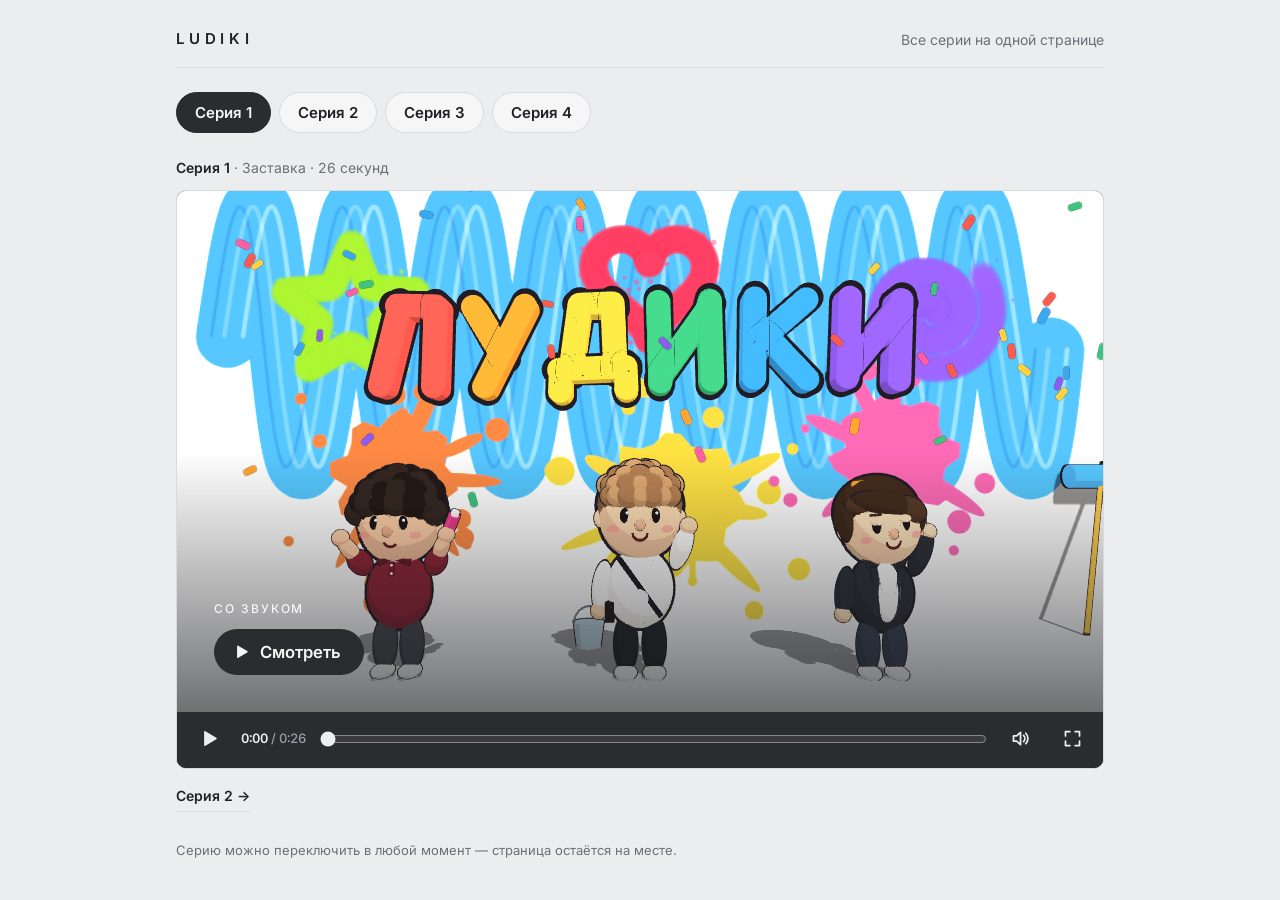
<file: index.html>
<!doctype html>
<html lang="ru">
<head>
<meta charset="utf-8">
<meta name="viewport" content="width=device-width,initial-scale=1,viewport-fit=cover">
<meta name="description" content="LUDIKI — все серии мультфильма в одном месте: переключайтесь между сериями, не покидая страницу.">
<meta name="theme-color" content="#ECEDEF" media="(prefers-color-scheme: light)">
<meta name="theme-color" content="#151618" media="(prefers-color-scheme: dark)">
<meta property="og:title" content="LUDIKI — все серии">
<meta property="og:description" content="Мультфильм ЛУДИКИ: серии 1–4 на одной странице.">
<link rel="icon" href="data:image/svg+xml,%3Csvg xmlns='http://www.w3.org/2000/svg' viewBox='0 0 64 64'%3E%3Crect width='64' height='64' rx='14' fill='%232A2C30'/%3E%3Cpath d='M24 18v28l22-14z' fill='%23F6F6F7'/%3E%3C/svg%3E">
<title>LUDIKI — все серии</title>
<link rel="preconnect" href="https://fonts.googleapis.com">
<link rel="preconnect" href="https://fonts.gstatic.com" crossorigin>
<link rel="stylesheet" href="https://fonts.googleapis.com/css2?family=Inter:wght@400;500;600&display=swap" media="print" onload="this.media='all'">
<noscript><link rel="stylesheet" href="https://fonts.googleapis.com/css2?family=Inter:wght@400;500;600&display=swap"></noscript>
<style>
html{color-scheme:light}
body{margin:0}
/* Minimal grey page: small wordmark, one 16:9 player, one line of footer */
:root{
  --bg:#ECEDEF; --surface:#F6F6F7; --fg:#1F2124; --muted:#6B6F76; --line:#D8DADE;
  --chrome:#2A2C30; --chrome-fg:#EDEEF0; --chrome-muted:#9A9EA6; --chrome-hover:#3A3D42;
  --btn:#2A2C30; --btn-fg:#F6F6F7; --scrim:rgba(24,25,28,.62); --stage-bg:#FFFFFF;
  --font:"Inter","Segoe UI",system-ui,-apple-system,"Helvetica Neue",Arial,sans-serif;
}
@media (prefers-color-scheme: dark){
  :root:not([data-theme="light"]){ --bg:#151618; --surface:#1D1E21; --fg:#E9EAEC; --muted:#8E929A; --line:#2B2D31; --chrome:#202225; --chrome-hover:#2E3034; --btn:#E9EAEC; --btn-fg:#1A1B1E; color-scheme:dark; }
}
:root[data-theme="dark"]{ --bg:#151618; --surface:#1D1E21; --fg:#E9EAEC; --muted:#8E929A; --line:#2B2D31; --chrome:#202225; --chrome-hover:#2E3034; --btn:#E9EAEC; --btn-fg:#1A1B1E; color-scheme:dark; }
*{box-sizing:border-box}
[hidden]{display:none!important}
body{background:var(--bg);color:var(--fg);font-family:var(--font);font-size:16px;line-height:1.5}
.page{max-width:960px;margin:0 auto;padding-left:max(16px,env(safe-area-inset-left,0px));padding-right:max(16px,env(safe-area-inset-right,0px));padding-block:28px 40px;display:flex;flex-direction:column;gap:24px;min-height:100vh}
.top{display:flex;align-items:baseline;justify-content:space-between;gap:8px 24px;flex-wrap:wrap;padding-bottom:16px;border-bottom:1px solid var(--line)}
.brand{margin:0;font-weight:600;font-size:15px;letter-spacing:.32em;text-transform:uppercase}
.sub{margin:0;font-size:14px;color:var(--muted)}
.sub a{color:var(--fg);font-weight:600;text-decoration:none;border-bottom:1px solid var(--line)}
.sub a:hover{border-color:var(--fg)}
.player{border-radius:10px;overflow:hidden;background:var(--chrome);border:1px solid var(--line)}
.stage{position:relative;width:100%;max-width:100%;aspect-ratio:16/9;overflow:hidden;background:var(--stage-bg);container-type:inline-size;cursor:pointer;user-select:none;-webkit-user-select:none}
.stage canvas{position:absolute;inset:0;width:100%;height:100%;display:block}
.player:fullscreen{display:flex;flex-direction:column;justify-content:center;border-radius:0;border:0;background:#000}
.player:fullscreen .stage{width:min(100vw,calc((100vh - 60px) * 16 / 9));margin-inline:auto}
.poster{position:absolute;inset:0;display:flex;flex-direction:column;justify-content:flex-end;align-items:flex-start;gap:1.2cqw;padding:4cqw;background:linear-gradient(180deg,rgba(24,25,28,0) 50%,var(--scrim) 100%);color:#fff;cursor:default}
.poster p{margin:0}
.poster .ep{font-weight:500;letter-spacing:.16em;text-transform:uppercase;font-size:clamp(10px,1.3cqw,14px);opacity:.9}
.bigplay{display:inline-flex;align-items:center;gap:.6em;border:0;border-radius:999px;background:var(--btn);color:var(--btn-fg);font:600 clamp(14px,1.8cqw,19px)/1 var(--font);padding:.85em 1.4em .85em 1.1em;cursor:pointer}
.bigplay svg{width:1.05em;height:1.05em;fill:currentColor}
.bigplay:hover{opacity:.9}
.bigplay:focus-visible{outline:2px solid #fff;outline-offset:3px}
.fail{position:absolute;inset:0;display:grid;place-content:center;padding:24px;text-align:center;background:var(--chrome);color:var(--chrome-fg);font-weight:500}
.controls{display:flex;align-items:center;gap:10px 14px;padding:8px 12px 10px;color:var(--chrome-fg);background:var(--chrome)}
.ctl{flex:none;display:grid;place-items:center;width:38px;height:38px;border:0;border-radius:8px;background:transparent;color:var(--chrome-fg);cursor:pointer}
.ctl svg{width:21px;height:21px;fill:currentColor}
.ctl:hover{background:var(--chrome-hover)}
.ctl:focus-visible{outline:2px solid var(--chrome-fg);outline-offset:1px}
.time{flex:none;font-variant-numeric:tabular-nums;font-weight:500;font-size:13px;color:var(--chrome-muted);min-width:7.6ch}
.time b{color:var(--chrome-fg);font-weight:600}
.scrub{position:relative;flex:1;min-width:0;height:38px;display:flex;align-items:center}
.scrub input{width:100%;margin:0;accent-color:var(--chrome-fg);cursor:pointer}
.ticks{display:none}
.foot{margin:auto 0 0;font-size:13px;color:var(--muted)}
@media (hover:none){ .foot{display:none} }
@media (max-width:520px){ .controls{flex-wrap:wrap;padding:6px 8px 8px} .scrub{order:-1;flex-basis:100%} .time{margin-right:auto} .player{border-radius:8px} }


.top{align-items:center}
.tabs{display:flex;flex-wrap:wrap;gap:8px}
.tab{appearance:none;border:1px solid var(--line);background:var(--surface);color:var(--fg);font:600 15px/1 var(--font);padding:12px 18px;border-radius:999px;cursor:pointer;display:inline-flex;align-items:baseline;gap:8px;transition:background .15s,color .15s,border-color .15s}
.tab small{font-weight:500;font-size:12px;color:var(--muted)}
.tab:hover{border-color:var(--muted)}
.tab:focus-visible{outline:2px solid var(--fg);outline-offset:2px}
.tab[aria-selected="true"]{background:var(--btn);color:var(--btn-fg);border-color:var(--btn)}
.tab[aria-selected="true"] small{color:inherit;opacity:.7}
.view{display:flex;flex-direction:column;gap:12px}
.meta{margin:0;font-size:14px;color:var(--muted)}
.meta b{color:var(--fg);font-weight:600}
#frame{display:block;width:100%;border:0;background:transparent;color-scheme:normal}
.nav{display:flex;justify-content:space-between;gap:12px;flex-wrap:wrap}
.nav button{appearance:none;border:0;background:none;color:var(--fg);font:600 14px/1 var(--font);padding:8px 0;cursor:pointer;border-bottom:1px solid var(--line)}
.nav button:hover{border-color:var(--fg)}
.nav button[hidden]{display:none}
@media (max-width:520px){ .tabs{gap:6px} .tab{padding:11px 12px;font-size:14px} .tab small{display:none} }
</style>
</head>
<body>
<div class="page">
  <header class="top">
    <h1 class="brand">Ludiki</h1>
    <p class="sub" id="sub">Все серии на одной странице</p>
  </header>

  <nav class="tabs" role="tablist" aria-label="Серии"><button class="tab" role="tab" id="tab1" data-ep="1" aria-selected="false" aria-controls="view"><span>Серия 1</span></button><button class="tab" role="tab" id="tab2" data-ep="2" aria-selected="false" aria-controls="view"><span>Серия 2</span></button><button class="tab" role="tab" id="tab3" data-ep="3" aria-selected="false" aria-controls="view"><span>Серия 3</span></button><button class="tab" role="tab" id="tab4" data-ep="4" aria-selected="false" aria-controls="view"><span>Серия 4</span></button></nav>

  <section class="view" id="view" role="tabpanel">
    <p class="meta" id="meta"></p>
    <iframe id="frame" title="Плеер LUDIKI" allow="fullscreen; autoplay" allowfullscreen scrolling="no"></iframe>
    <div class="nav"><button type="button" id="prev" hidden></button><button type="button" id="next" hidden></button></div>
  </section>

  <p class="foot">Серию можно переключить в любой момент — страница остаётся на месте.</p>
</div>
<script>
(function(){
var EPS=[{"n": 1, "name": "Заставка", "dur": "26 секунд", "src": "ep1.html"}, {"n": 2, "name": "«Экспресс»", "dur": "34 секунды", "src": "ep2.html"}, {"n": 3, "name": "", "dur": "2 минуты 7 секунд", "src": "ep3.html"}, {"n": 4, "name": "", "dur": "1 минута 33 секунды", "src": "ep4.html"}];
var frame=document.getElementById('frame'), meta=document.getElementById('meta'), prev=document.getElementById('prev'), next=document.getElementById('next');
var cur=0;
function ratioH(){ return Math.round(frame.getBoundingClientRect().width*9/16)+58; }
function fromHash(){ var m=/^#?ep(\d+)$/.exec(location.hash); var n=m?+m[1]:1; return EPS.some(function(e){return e.n===n})?n:1; }
function show(n,push){
  var e=EPS.filter(function(x){return x.n===n})[0]; if(!e) return;
  cur=n;
  EPS.forEach(function(x){ var t=document.getElementById('tab'+x.n); t.setAttribute('aria-selected',x.n===n); t.tabIndex=x.n===n?0:-1; });
  meta.innerHTML='<b>Серия '+n+'</b>'+(e.name?' · '+e.name:'')+' · '+e.dur;
  document.title='LUDIKI — серия '+n;
  frame.style.height=ratioH()+'px';
  frame.src=e.src+'?embed';
  var p=EPS.filter(function(x){return x.n===n-1})[0], q=EPS.filter(function(x){return x.n===n+1})[0];
  prev.hidden=!p; next.hidden=!q;
  if(p) prev.textContent='← Серия '+p.n; if(q) next.textContent='Серия '+q.n+' →';
  if(push!==false){ try{ history.replaceState(null,'','#ep'+n); }catch(_){ location.hash='ep'+n; } }
}
EPS.forEach(function(x){ document.getElementById('tab'+x.n).addEventListener('click',function(){ if(cur!==x.n) show(x.n); }); });
document.querySelector('.tabs').addEventListener('keydown',function(ev){
  if(ev.key!=='ArrowRight'&&ev.key!=='ArrowLeft') return;
  var n=cur+(ev.key==='ArrowRight'?1:-1); if(n<1||n>EPS.length) return;
  show(n); document.getElementById('tab'+n).focus(); ev.preventDefault();
});
prev.addEventListener('click',function(){ show(cur-1); window.scrollTo({top:0,behavior:'smooth'}); });
next.addEventListener('click',function(){ show(cur+1); window.scrollTo({top:0,behavior:'smooth'}); });
window.addEventListener('message',function(ev){
  if(ev.source!==frame.contentWindow||!ev.data) return;
  if(ev.data.ludiki==='height'&&ev.data.h) frame.style.height=ev.data.h+'px';
});
window.addEventListener('hashchange',function(){ var n=fromHash(); if(n!==cur) show(n,false); });
window.addEventListener('resize',function(){ if(!frame.dataset.h) frame.style.minHeight=''; });
show(fromHash(),false);
})();
</script>
</body>
</html>
</file>
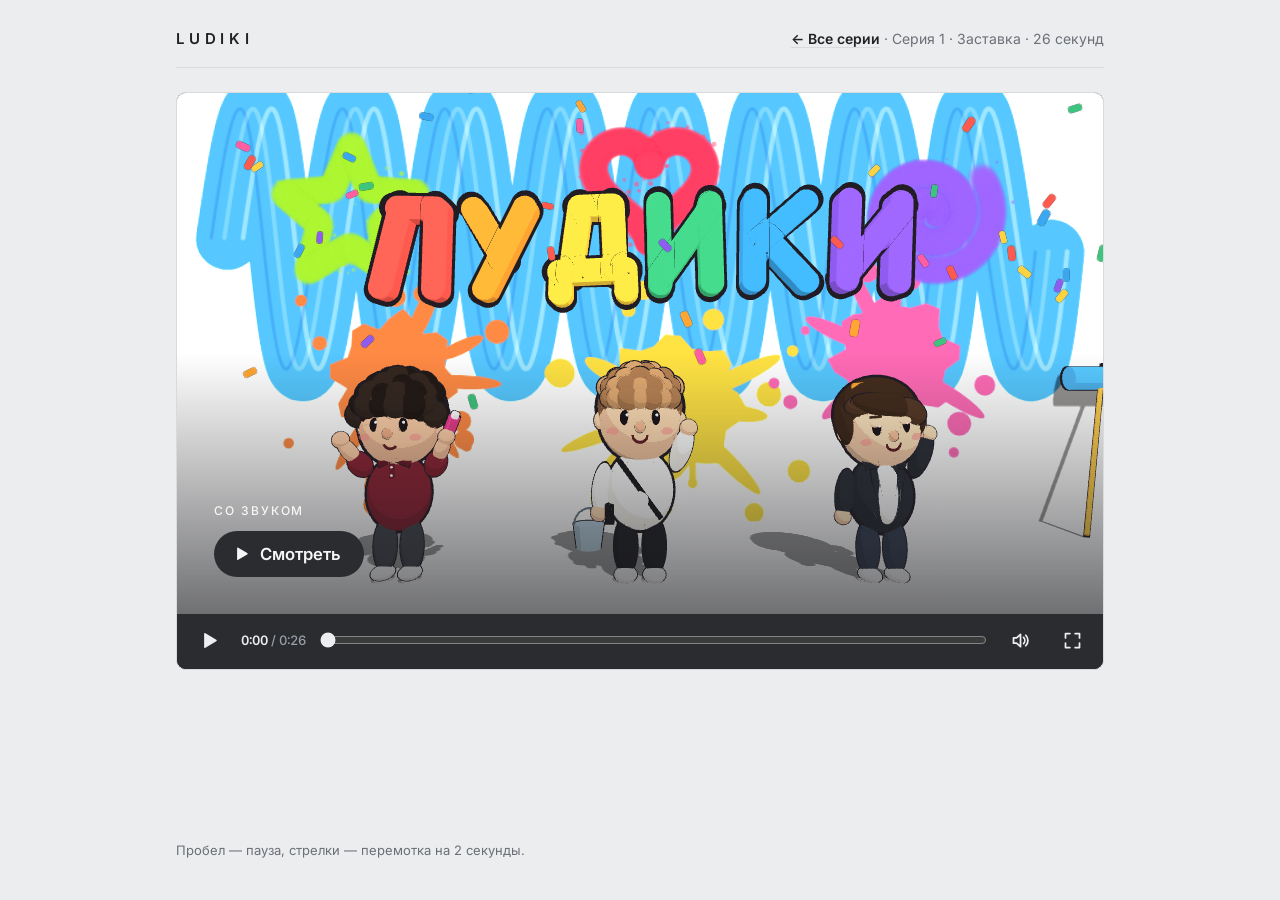
<file: ep1.html>
<!doctype html>
<html lang="ru">
<head>
<meta charset="utf-8">
<meta name="viewport" content="width=device-width,initial-scale=1,viewport-fit=cover">
<meta name="description" content="LUDIKI — анимированная заставка со звуком, 26 секунд.">
<meta name="theme-color" content="#ECEDEF" media="(prefers-color-scheme: light)">
<meta name="theme-color" content="#151618" media="(prefers-color-scheme: dark)">
<meta property="og:title" content="LUDIKI">
<meta property="og:description" content="Анимированная заставка со звуком, 26 секунд.">
<link rel="icon" href="data:image/svg+xml,%3Csvg xmlns='http://www.w3.org/2000/svg' viewBox='0 0 64 64'%3E%3Crect width='64' height='64' rx='14' fill='%232A2C30'/%3E%3Cpath d='M24 18v28l22-14z' fill='%23F6F6F7'/%3E%3C/svg%3E">
<title>LUDIKI</title>
<link rel="preconnect" href="https://fonts.googleapis.com">
<link rel="preconnect" href="https://fonts.gstatic.com" crossorigin>
<link rel="stylesheet" href="https://fonts.googleapis.com/css2?family=Inter:wght@400;500;600&display=swap" media="print" onload="this.media='all'">
<noscript><link rel="stylesheet" href="https://fonts.googleapis.com/css2?family=Inter:wght@400;500;600&display=swap"></noscript>
<style>
html{color-scheme:light}
body{margin:0}
/* Minimal grey page: small wordmark, one 16:9 player, one line of footer */
:root{
  --bg:#ECEDEF; --surface:#F6F6F7; --fg:#1F2124; --muted:#6B6F76; --line:#D8DADE;
  --chrome:#2A2C30; --chrome-fg:#EDEEF0; --chrome-muted:#9A9EA6; --chrome-hover:#3A3D42;
  --btn:#2A2C30; --btn-fg:#F6F6F7; --scrim:rgba(24,25,28,.62); --stage-bg:#FFFFFF;
  --font:"Inter","Segoe UI",system-ui,-apple-system,"Helvetica Neue",Arial,sans-serif;
}
@media (prefers-color-scheme: dark){
  :root:not([data-theme="light"]){ --bg:#151618; --surface:#1D1E21; --fg:#E9EAEC; --muted:#8E929A; --line:#2B2D31; --chrome:#202225; --chrome-hover:#2E3034; --btn:#E9EAEC; --btn-fg:#1A1B1E; color-scheme:dark; }
}
:root[data-theme="dark"]{ --bg:#151618; --surface:#1D1E21; --fg:#E9EAEC; --muted:#8E929A; --line:#2B2D31; --chrome:#202225; --chrome-hover:#2E3034; --btn:#E9EAEC; --btn-fg:#1A1B1E; color-scheme:dark; }
*{box-sizing:border-box}
[hidden]{display:none!important}
body{background:var(--bg);color:var(--fg);font-family:var(--font);font-size:16px;line-height:1.5}
.page{max-width:960px;margin:0 auto;padding-left:max(16px,env(safe-area-inset-left,0px));padding-right:max(16px,env(safe-area-inset-right,0px));padding-block:28px 40px;display:flex;flex-direction:column;gap:24px;min-height:100vh}
.top{display:flex;align-items:baseline;justify-content:space-between;gap:8px 24px;flex-wrap:wrap;padding-bottom:16px;border-bottom:1px solid var(--line)}
.brand{margin:0;font-weight:600;font-size:15px;letter-spacing:.32em;text-transform:uppercase}
.sub{margin:0;font-size:14px;color:var(--muted)}
.sub a{color:var(--fg);font-weight:600;text-decoration:none;border-bottom:1px solid var(--line)}
.sub a:hover{border-color:var(--fg)}
.player{border-radius:10px;overflow:hidden;background:var(--chrome);border:1px solid var(--line)}
.stage{position:relative;width:100%;max-width:100%;aspect-ratio:16/9;overflow:hidden;background:var(--stage-bg);container-type:inline-size;cursor:pointer;user-select:none;-webkit-user-select:none}
.stage canvas{position:absolute;inset:0;width:100%;height:100%;display:block}
.player:fullscreen{display:flex;flex-direction:column;justify-content:center;border-radius:0;border:0;background:#000}
.player:fullscreen .stage{width:min(100vw,calc((100vh - 60px) * 16 / 9));margin-inline:auto}
.poster{position:absolute;inset:0;display:flex;flex-direction:column;justify-content:flex-end;align-items:flex-start;gap:1.2cqw;padding:4cqw;background:linear-gradient(180deg,rgba(24,25,28,0) 50%,var(--scrim) 100%);color:#fff;cursor:default}
.poster p{margin:0}
.poster .ep{font-weight:500;letter-spacing:.16em;text-transform:uppercase;font-size:clamp(10px,1.3cqw,14px);opacity:.9}
.bigplay{display:inline-flex;align-items:center;gap:.6em;border:0;border-radius:999px;background:var(--btn);color:var(--btn-fg);font:600 clamp(14px,1.8cqw,19px)/1 var(--font);padding:.85em 1.4em .85em 1.1em;cursor:pointer}
.bigplay svg{width:1.05em;height:1.05em;fill:currentColor}
.bigplay:hover{opacity:.9}
.bigplay:focus-visible{outline:2px solid #fff;outline-offset:3px}
.fail{position:absolute;inset:0;display:grid;place-content:center;padding:24px;text-align:center;background:var(--chrome);color:var(--chrome-fg);font-weight:500}
.controls{display:flex;align-items:center;gap:10px 14px;padding:8px 12px 10px;color:var(--chrome-fg);background:var(--chrome)}
.ctl{flex:none;display:grid;place-items:center;width:38px;height:38px;border:0;border-radius:8px;background:transparent;color:var(--chrome-fg);cursor:pointer}
.ctl svg{width:21px;height:21px;fill:currentColor}
.ctl:hover{background:var(--chrome-hover)}
.ctl:focus-visible{outline:2px solid var(--chrome-fg);outline-offset:1px}
.time{flex:none;font-variant-numeric:tabular-nums;font-weight:500;font-size:13px;color:var(--chrome-muted);min-width:7.6ch}
.time b{color:var(--chrome-fg);font-weight:600}
.scrub{position:relative;flex:1;min-width:0;height:38px;display:flex;align-items:center}
.scrub input{width:100%;margin:0;accent-color:var(--chrome-fg);cursor:pointer}
.ticks{display:none}
.foot{margin:auto 0 0;font-size:13px;color:var(--muted)}
@media (hover:none){ .foot{display:none} }
@media (max-width:520px){ .controls{flex-wrap:wrap;padding:6px 8px 8px} .scrub{order:-1;flex-basis:100%} .time{margin-right:auto} .player{border-radius:8px} }
</style>
<link rel="stylesheet" href="embed.css">
<script src="embed.js"></script>
</head>
<body>


<div class="page">
  <header class="top">
    <h1 class="brand">Ludiki</h1>
    <p class="sub"><a href="./">← Все серии</a> · Серия 1 · Заставка · 26 секунд</p>
  </header>

  <section class="player" id="player" aria-label="Заставка LUDIKI">
    <div class="stage" id="stage">
      <canvas id="scene" aria-label="Анимированная заставка LUDIKI"></canvas>
      <div class="poster" id="poster">
        <p class="ep" id="posterEp">Со звуком</p>
        <button class="bigplay" id="start" type="button"><svg viewBox="0 0 24 24" aria-hidden="true"><path d="M7 4.5v15a1 1 0 0 0 1.5.86l12.4-7.5a1 1 0 0 0 0-1.72L8.5 3.64A1 1 0 0 0 7 4.5z"/></svg><span id="startLabel">Смотреть</span></button>
      </div>
    </div>
    <div class="controls">
      <button class="ctl" id="play" type="button" aria-label="Смотреть"><svg viewBox="0 0 24 24" aria-hidden="true"><path id="playIcon" d="M7 4.5v15a1 1 0 0 0 1.5.86l12.4-7.5a1 1 0 0 0 0-1.72L8.5 3.64A1 1 0 0 0 7 4.5z"/></svg></button>
      <div class="time" id="time"><b>0:00</b> / 0:26</div>
      <div class="scrub"><div class="ticks" id="ticks"></div><input id="scrub" type="range" min="0" max="260" step="1" value="0" aria-label="Перемотка"></div>
      <button class="ctl" id="sound" type="button" aria-label="Выключить звук" aria-pressed="false"><svg viewBox="0 0 24 24" aria-hidden="true"><path id="soundIcon" d="M4 9h3.5L12 5v14l-4.5-4H4zM15.5 8.5a5 5 0 0 1 0 7M18 6a8.5 8.5 0 0 1 0 12" style="fill:none;stroke:currentColor;stroke-width:2;stroke-linecap:round;stroke-linejoin:round"/></svg></button>
      <button class="ctl" id="fs" type="button" aria-label="Во весь экран"><svg viewBox="0 0 24 24" aria-hidden="true"><path d="M4 9V4h5M20 9V4h-5M4 15v5h5M20 15v5h-5" style="fill:none;stroke:currentColor;stroke-width:2;stroke-linecap:round;stroke-linejoin:round"/></svg></button>
    </div>
  </section>

  <p class="foot">Пробел — пауза, стрелки — перемотка на 2 секунды.</p>
</div>
<script>
window.__report=function(msg){ try{ var h=document.getElementById('stage')||document.body; if(h.querySelector('.fail[data-r]')) return; var d=document.createElement('div'); d.className='fail'; d.setAttribute('data-r','1'); d.textContent='Ошибка: '+msg; h.appendChild(d); }catch(e){} };
window.addEventListener('error',function(e){ window.__report((e.message||'неизвестная')+(e.lineno?' (строка '+e.lineno+')':'')); });
window.addEventListener('unhandledrejection',function(e){ window.__report(String(e.reason&&e.reason.message||e.reason)); });
</script>
<script src="vendor/three.r128.min.js"></script>
<script>
(function(){
try{
'use strict';
const $=id=>document.getElementById(id);
const stage=$('stage'), canvas=$('scene'), posterEl=$('poster'), startBtn=$('start'), startLabel=$('startLabel'), posterEp=$('posterEp');
const playBtn=$('play'), playIcon=$('playIcon'), timeEl=$('time'), scrub=$('scrub'), soundBtn=$('sound'), soundIcon=$('soundIcon'), fsBtn=$('fs'), playerEl=$('player');
const DUR=26, POSTER_T=21.9;
const reduceMotion=window.matchMedia&&window.matchMedia('(prefers-reduced-motion: reduce)').matches;
function fail(msg){ const d=document.createElement('div'); d.className='fail'; d.textContent=msg; stage.appendChild(d); posterEl.hidden=true; }
if(!window.THREE){ fail('Не удалось загрузить three.js. Проверьте интернет и обновите страницу.'); return; }
let renderer;
try{ try{ renderer=new THREE.WebGLRenderer({canvas,antialias:true}); }catch(e0){ renderer=new THREE.WebGLRenderer({canvas,antialias:false}); } }catch(e){ fail('Браузер не смог запустить 3D-графику (WebGL). Откройте страницу в другом браузере.'); return; }

/* ---------- helpers ---------- */
const TAU=Math.PI*2;
const clamp=(x,a,b)=>x<a?a:(x>b?b:x);
const sm=x=>{x=clamp(x,0,1);return x*x*(3-2*x);};
const seg=(t,a,b)=>clamp((t-a)/(b-a),0,1);
const lerp=(a,b,k)=>a+(b-a)*k;
const bump=(t,a,b)=>(t>a&&t<b)?Math.sin(Math.PI*(t-a)/(b-a)):0;
const win=(t,a,b,fi,fo)=>sm(seg(t,a,a+fi))*(1-sm(seg(t,b-fo,b)));
function tr(keys,t,linear){
  const n=keys.length; if(t<=keys[0][0]) return keys[0][1]; if(t>=keys[n-1][0]) return keys[n-1][1];
  for(let i=0;i<n-1;i++){ const a=keys[i], b=keys[i+1]; if(t<b[0]){ let k=(t-a[0])/(b[0]-a[0]); if(!linear) k=sm(k); const va=a[1], vb=b[1]; if(Array.isArray(va)) return va.map((v,j)=>lerp(v,vb[j],k)); return lerp(va,vb,k); } }
  return keys[n-1][1];
}
function trA(keys,t){
  const n=keys.length; if(t<=keys[0][0]) return keys[0][1]; if(t>=keys[n-1][0]) return keys[n-1][1];
  for(let i=0;i<n-1;i++){ const a=keys[i], b=keys[i+1]; if(t<b[0]){ const k=sm((t-a[0])/(b[0]-a[0])); let d=b[1]-a[1]; d=((d+Math.PI)%TAU+TAU)%TAU-Math.PI; return a[1]+d*k; } }
  return keys[n-1][1];
}
function spd(keys,t){ const a=tr(keys,t,true), b=tr(keys,t+0.05,true); return Math.hypot(b[0]-a[0],b[1]-a[1])/0.05; }
function rng(seed){ return function(){ seed|=0; seed=seed+0x6D2B79F5|0; let t=Math.imul(seed^seed>>>15,1|seed); t=t+Math.imul(t^t>>>7,61|t)^t; return ((t^t>>>14)>>>0)/4294967296; }; }
const midi=m=>440*Math.pow(2,(m-69)/12);

/* ---------- scene ---------- */
renderer.setPixelRatio(Math.min(window.devicePixelRatio||1,2));
renderer.shadowMap.enabled=true; renderer.shadowMap.type=THREE.PCFSoftShadowMap;
const scene=new THREE.Scene(); scene.background=new THREE.Color(0xFFFFFF);
const camera=new THREE.PerspectiveCamera(40,16/9,0.1,200);
function canvasTex(w,h,draw){ const c=document.createElement('canvas'); c.width=w; c.height=h; draw(c.getContext('2d'),w,h); return new THREE.CanvasTexture(c); }
const grad=canvasTex(3,1,g=>{ ['#7a7a7a','#c4c4c4','#ffffff'].forEach((c,i)=>{g.fillStyle=c; g.fillRect(i,0,1,1);}); });
grad.minFilter=grad.magFilter=THREE.NearestFilter; grad.generateMipmaps=false;
const toon=(color,extra)=>new THREE.MeshToonMaterial(Object.assign({color,gradientMap:grad},extra||{}));
const basic=(color,extra)=>new THREE.MeshBasicMaterial(Object.assign({color},extra||{}));
const OUT=new THREE.MeshBasicMaterial({color:0x221C24,side:THREE.BackSide});
const GEO={ sph:new THREE.SphereGeometry(1,28,18), sphLo:new THREE.SphereGeometry(1,14,10), cyl:new THREE.CylinderGeometry(1,1,1,18), box:new THREE.BoxGeometry(1,1,1) };
function addOutline(mesh,s){ const o=new THREE.Mesh(mesh.geometry,OUT); o.scale.setScalar(s); mesh.add(o); return o; }
function part(geo,mat,parent,o){
  o=o||{}; const m=new THREE.Mesh(geo,mat);
  if(o.p) m.position.set(o.p[0],o.p[1],o.p[2]);
  if(o.r) m.rotation.set(o.r[0],o.r[1],o.r[2]);
  if(o.s!==undefined){ if(typeof o.s==='number') m.scale.setScalar(o.s); else m.scale.set(o.s[0],o.s[1],o.s[2]); }
  m.castShadow=o.cast!==false; m.receiveShadow=!!o.recv;
  const ol=o.o===undefined?1.07:o.o; if(ol) addOutline(m,ol);
  parent.add(m); return m;
}
function group(parent,p){ const g=new THREE.Group(); if(p) g.position.set(p[0],p[1],p[2]); parent.add(g); return g; }
const WHITE=basic(0xFFFFFF), INK=basic(0x1B1418), MOUTHC=basic(0x5E1F25), BLUSH=basic(0xFF8C8C,{transparent:true,opacity:0.5});

scene.add(new THREE.HemisphereLight(0xFFFFFF,0xF2EEE6,0.6));
const key=new THREE.DirectionalLight(0xFFFFFF,0.55);
key.position.set(4,12,10); key.target.position.set(0,1,-1);
key.castShadow=true; key.shadow.mapSize.set(2048,2048);
Object.assign(key.shadow.camera,{left:-15,right:15,top:15,bottom:-15,near:1,far:50});
key.shadow.bias=-0.0006; key.shadow.normalBias=0.02;
scene.add(key,key.target);

// paintable wall
const WALL={w:26,h:13,z:-3};
const PW=1024, PH=512;
const pc=document.createElement('canvas'); pc.width=PW; pc.height=PH; const pg=pc.getContext('2d');
const paintTex=new THREE.CanvasTexture(pc);
const wx=x=>(x+WALL.w/2)/WALL.w*PW, wy=y=>(WALL.h-y)/WALL.h*PH, ws=u=>u/WALL.w*PW;
const wall=new THREE.Mesh(new THREE.PlaneGeometry(WALL.w,WALL.h),toon(0xFFFFFF,{map:paintTex}));
wall.position.set(0,WALL.h/2,WALL.z); wall.receiveShadow=true; scene.add(wall);
const floor=new THREE.Mesh(new THREE.PlaneGeometry(60,40),toon(0xFFFFFF));
floor.rotation.x=-Math.PI/2; floor.position.set(0,0,WALL.z+20); floor.receiveShadow=true; scene.add(floor);

/* ---------- characters ---------- */
function curls(head,mat,mat2,center,rad,rows,cr){
  rows.forEach(([e,a0,a1,n],ri)=>{ for(let i=0;i<n;i++){ const a=n===1?0:lerp(a0,a1,i/(n-1)); const d=[Math.sin(a)*Math.cos(e),Math.sin(e),Math.cos(a)*Math.cos(e)];
    part(GEO.sphLo,(i+ri)%2?mat2:mat,head,{p:[center[0]+d[0]*rad,center[1]+d[1]*rad,center[2]+d[2]*rad],s:cr*(0.9+((i*7+ri*3)%5)*0.05),o:1.1}); } });
}
function makeKid(c){
  const R={c}; R.root=group(scene); R.base=c.scale||1; R.root.scale.setScalar(R.base);
  const skin=toon(c.skin), top=toon(c.top), pants=toon(c.pants), shoe=toon(c.shoe), brow=toon(c.brow);
  R.hipsY=0.82; R.hips=group(R.root,[0,R.hipsY,0]);
  part(GEO.sph,top,R.hips,{p:[0,0.42,0],s:[0.47,0.56,0.36]});
  part(GEO.cyl,skin,R.hips,{p:[0,0.98,0],s:[0.13,0.18,0.13],o:0});
  R.head=group(R.hips,[0,1.42,0]);
  part(GEO.sph,skin,R.head,{s:[0.58,0.6,0.56]});
  for(const sx of [-1,1]){
    part(GEO.sph,skin,R.head,{p:[0.56*sx,-0.02,0.02],s:[0.09,0.13,0.07],o:1.12});
    part(GEO.sph,BLUSH,R.head,{p:[0.36*sx,-0.14,0.44],s:[0.09,0.05,0.03],o:0,cast:false});
  }
  part(GEO.sph,toon(c.skinDark),R.head,{p:[0,-0.08,0.56],s:[0.065,0.075,0.06],o:1.12});
  R.eyes=[];
  for(const sx of [-1,1]){ const e=group(R.head,[0.2*sx,0.04,0.5]); part(GEO.sph,INK,e,{s:[0.072,0.105,0.04],o:0,cast:false}); part(GEO.sphLo,WHITE,e,{p:[0.025,0.04,0.034],s:0.022,o:0,cast:false}); R.eyes.push(e); }
  if(c.lids) for(const sx of [-1,1]) part(GEO.sph,skin,R.head,{p:[0.2*sx,0.115,0.515],s:[0.1,0.06,0.045],o:0,cast:false});
  for(const sx of [-1,1]) part(GEO.box,brow,R.head,{p:[0.2*sx,0.21,0.5],s:[0.17,c.browT,0.03],r:[0,0,c.browTilt*sx],o:0,cast:false});
  const arcGeo=(len)=>new THREE.TorusGeometry(0.1,0.02,6,16,len);
  R.mouths={};
  R.mouths.flat=part(GEO.box,MOUTHC,R.head,{p:[0,-0.26,0.51],s:[0.13,0.022,0.02],o:0,cast:false});
  R.mouths.smile=part(arcGeo(Math.PI),MOUTHC,R.head,{p:[0,-0.19,0.505],r:[0,0,Math.PI],o:0,cast:false});
  R.mouths.smirk=part(arcGeo(Math.PI*0.7),MOUTHC,R.head,{p:[0.03,-0.2,0.505],r:[0,0,Math.PI+0.35],o:0,cast:false});
  R.mouths.open=part(GEO.sph,MOUTHC,R.head,{p:[0,-0.25,0.5],s:[0.1,0.075,0.03],o:0,cast:false});
  R.setMouth=k=>{ for(const m in R.mouths) R.mouths[m].visible=(m===k); };
  R.setMouth(c.mouth);
  R.armA=group(R.hips,[0.5,0.74,0]); R.armB=group(R.hips,[-0.5,0.74,0]);
  for(const a of [R.armA,R.armB]){
    if(c.shortSleeve){ part(GEO.sph,top,a,{p:[0,-0.15,0],s:[0.16,0.22,0.16]}); part(GEO.sph,skin,a,{p:[0,-0.42,0],s:[0.11,0.26,0.11]}); }
    else part(GEO.sph,top,a,{p:[0,-0.3,0],s:[0.14,0.36,0.14]});
    part(GEO.sph,skin,a,{p:[0,-0.64,0.02],s:0.12});
  }
  R.handA=group(R.armA,[0,-0.68,0.05]); R.handB=group(R.armB,[0,-0.68,0.05]);
  R.legY=0.82; R.legA=group(R.root,[0.2,R.legY,0]); R.legB=group(R.root,[-0.2,R.legY,0]);
  for(const l of [R.legA,R.legB]){ part(GEO.sph,pants,l,{p:[0,-0.36,0],s:[0.17,0.4,0.17]}); part(GEO.sph,shoe,l,{p:[0,-0.74,0.08],s:[0.16,0.1,0.26]}); }
  c.build(R,{skin,top});
  return R;
}
// A: dark straight hair with a long side-swept fringe, black jacket over a white tee, earbud
const KA=makeKid({skin:0xF1CBAA,skinDark:0xE2AE8C,top:0x262A31,pants:0x30394A,shoe:0xF4F4F4,brow:0x3A2619,browT:0.035,browTilt:0.05,mouth:'flat',lids:true,
  build(R,m){ const h=toon(0x3A2619), h2=toon(0x4B3222), H=R.head;
    part(GEO.sph,h,H,{p:[0,0.2,-0.1],s:[0.62,0.56,0.58]});
    part(GEO.sph,h,H,{p:[0,-0.04,-0.36],s:[0.52,0.44,0.3]});
    for(const sx of [-1,1]) part(GEO.sph,h,H,{p:[0.52*sx,0.1,0.0],s:[0.14,0.3,0.32]});
    part(GEO.sph,h,H,{p:[0.02,0.34,0.4],s:[0.52,0.17,0.2],r:[0.25,0,-0.28]});
    part(GEO.sph,h2,H,{p:[0.34,0.22,0.4],s:[0.24,0.18,0.17],r:[0.2,0,-0.65]});
    part(GEO.sph,h2,H,{p:[-0.3,0.4,0.3],s:[0.26,0.14,0.2],r:[0.3,0,0.2]});
    const bud=basic(0xFAFAFA); part(GEO.sph,bud,H,{p:[0.6,-0.05,0.08],s:[0.045,0.06,0.045],o:1.2}); part(GEO.cyl,bud,H,{p:[0.6,-0.15,0.09],s:[0.018,0.13,0.018],o:1.3});
    part(GEO.sph,toon(0xF4F4F1),R.hips,{p:[0,0.46,0.22],s:[0.22,0.44,0.16],o:0});
    for(const sx of [-1,1]){ part(GEO.box,m.top,R.hips,{p:[0.17*sx,0.62,0.31],s:[0.09,0.42,0.06],r:[0,0,-0.18*sx],o:1.1}); part(GEO.box,m.top,R.hips,{p:[0.2*sx,0.92,0.14],s:[0.2,0.1,0.14],r:[0.5,0,-0.4*sx],o:1.1}); }
  }});
// B: light brown curls, white long-sleeve, black trousers, crossbody strap
const KB=makeKid({skin:0xEFC4A1,skinDark:0xDDA885,top:0xF6F5F1,pants:0x1D1E23,shoe:0xF2F2F2,brow:0x6E4B30,browT:0.035,browTilt:-0.08,mouth:'smile',scale:1.06,
  build(R){ const h=toon(0xA0724A), h2=toon(0xC59565), side=toon(0x7E583A), H=R.head;
    part(GEO.sph,side,H,{p:[0,0.16,-0.08],s:[0.61,0.56,0.58]});
    curls(H,h,h2,[0,0.12,0],0.56,[[0.33,-0.9,0.9,7],[0.62,-1.5,1.5,9],[0.92,-2.5,2.5,9],[1.28,-2.6,2.6,6]],0.15);
    const blk=toon(0x18181B);
    part(GEO.box,blk,R.hips,{p:[0.0,0.48,0.345],s:[0.07,1.0,0.03],r:[0.12,0,0.62],o:0});
    part(GEO.box,blk,R.hips,{p:[0.0,0.48,-0.345],s:[0.07,1.0,0.03],r:[-0.12,0,-0.62],o:0});
    part(GEO.box,blk,R.hips,{p:[-0.42,0.12,0.12],s:[0.12,0.26,0.24]});
  }});
// C: dark wavy curls, thick brows, burgundy polo
const KC=makeKid({skin:0xEAB896,skinDark:0xD69C78,top:0x7B1F2E,pants:0x3A3D44,shoe:0xF0F0F0,brow:0x1A120E,browT:0.058,browTilt:0.12,mouth:'smirk',shortSleeve:true,
  build(R,m){ const h=toon(0x1E1612), h2=toon(0x2E221C), H=R.head;
    part(GEO.sph,h,H,{p:[0,0.2,-0.08],s:[0.65,0.6,0.62]});
    part(GEO.sph,h,H,{p:[0,-0.02,-0.36],s:[0.54,0.44,0.32]});
    curls(H,h,h2,[0,0.12,0],0.58,[[0.1,-1.5,-1.25,2],[0.1,1.25,1.5,2],[0.36,-1.0,1.0,6],[0.66,-1.6,1.6,8],[0.98,-2.6,2.6,8],[1.32,-2.4,2.4,5]],0.19);
    part(GEO.sphLo,h2,H,{p:[-0.1,0.3,0.5],s:0.13,o:1.1}); part(GEO.sphLo,h,H,{p:[0.16,0.31,0.49],s:0.12,o:1.1});
    const dk=toon(0x641826);
    for(const sx of [-1,1]) part(GEO.box,dk,R.hips,{p:[0.14*sx,0.93,0.2],s:[0.2,0.07,0.17],r:[0.45,0,-0.5*sx],o:1.12});
    part(GEO.box,dk,R.hips,{p:[0,0.78,0.335],s:[0.07,0.22,0.03],o:0});
    [0.84,0.72].forEach(y=>part(GEO.sphLo,toon(0xF2E9E4),R.hips,{p:[0,y,0.355],s:0.02,o:0}));
  }});

/* ---------- tools ---------- */
const POLE=part(GEO.cyl,toon(0xF2B642),scene,{s:[0.045,1,0.045],o:1.2});
const roller=group(scene);
part(new THREE.CylinderGeometry(0.24,0.24,1.35,20),toon(0x4CB1EF),roller,{r:[0,0,Math.PI/2],o:1.06});
part(GEO.cyl,toon(0x9AA3AD),roller,{p:[0,0,0.32],r:[Math.PI/2,0,0],s:[0.03,0.64,0.03],o:1.2});
const bucket=group(scene);
part(new THREE.CylinderGeometry(0.27,0.21,0.44,20),toon(0x9FB4C2),bucket,{p:[0,-0.24,0],o:1.06});
const bucketPaint=part(new THREE.CircleGeometry(0.25,20),toon(0xFF7A3D),bucket,{p:[0,-0.035,0],r:[-Math.PI/2,0,0],o:0,cast:false});
part(new THREE.TorusGeometry(0.27,0.018,6,20,Math.PI),toon(0x5F6B75),bucket,{p:[0,-0.02,0],o:0});
const can=group(KC.handA,[0,-0.02,0.06]);
part(GEO.cyl,toon(0xE23C8C),can,{p:[0,-0.1,0],s:[0.085,0.3,0.085],o:1.12});
part(GEO.cyl,toon(0xF5F5F5),can,{p:[0,-0.28,0],s:[0.06,0.07,0.06],o:1.15});
const nozzle=group(can,[0,-0.34,0]);

/* ---------- letters ---------- */
function stadium(hl,r){ const s=new THREE.Shape(); s.moveTo(-hl+r,-r); s.lineTo(hl-r,-r); s.absarc(hl-r,0,r,-Math.PI/2,Math.PI/2,false); s.lineTo(-hl+r,r); s.absarc(-hl+r,0,r,Math.PI/2,Math.PI*1.5,false); return s; }
function barGeo(len,w,d){ const g=new THREE.ExtrudeGeometry(stadium(len/2+w/2,w/2),{depth:d,bevelEnabled:true,bevelThickness:0.03,bevelSize:0.03,bevelSegments:2,curveSegments:10}); g.translate(0,0,-d/2); return g; }
const LETTER_DEFS=[
  ['Л',0xFF5A4E,[[0.12,0.14,0.36,1.26],[0.32,1.26,0.86,1.26],[0.86,0.14,0.86,1.26]]],
  ['У',0xFFA531,[[0.86,1.26,0.28,0.14],[0.14,1.26,0.52,0.6]]],
  ['Д',0xFFD23F,[[0.2,0.36,0.36,1.26],[0.36,1.26,0.82,1.26],[0.82,0.36,0.82,1.26],[0.04,0.36,0.96,0.36],[0.04,0.36,0.04,0.06],[0.96,0.36,0.96,0.06]]],
  ['И',0x3DC47E,[[0.14,0.14,0.14,1.26],[0.86,0.14,0.86,1.26],[0.14,0.22,0.86,1.18]]],
  ['К',0x3BA7F0,[[0.14,0.14,0.14,1.26],[0.24,0.7,0.86,1.26],[0.32,0.72,0.88,0.14]]],
  ['И',0x8E5CF0,[[0.14,0.14,0.14,1.26],[0.86,0.14,0.86,1.26],[0.14,0.22,0.86,1.18]]]
];
const W_BAR=0.28, D_BAR=0.3;
const LETTERS=LETTER_DEFS.map(([ch,col,bars],i)=>{
  const g=group(scene); const inner=group(g,[-0.5,0,0]); const mat=toon(0xFFFFFF);
  bars.forEach(([x1,y1,x2,y2])=>{ const len=Math.hypot(x2-x1,y2-y1), ang=Math.atan2(y2-y1,x2-x1);
    const m=new THREE.Mesh(barGeo(len,W_BAR,D_BAR),mat); m.position.set((x1+x2)/2,(y1+y2)/2,0); m.rotation.z=ang; inner.add(m);
    const o=new THREE.Mesh(barGeo(len+0.07,W_BAR+0.07,D_BAR+0.07),OUT); o.position.copy(m.position); o.rotation.z=ang; inner.add(o); });
  return {g,mat,color:new THREE.Color(col),i};
});
const OWNERS=[KC,KC,KB,KB,KA,KA];
const LINEUP={C:[-3.6,0.8],B:[0,0.8],A:[3.6,0.8]};
const OWN_X=[LINEUP.C[0],LINEUP.C[0],LINEUP.B[0],LINEUP.B[0],LINEUP.A[0],LINEUP.A[0]];
const SIDE=[-1,1,-1,1,-1,1];
const FALL0=15.2, PICK0=16.45, TOSS=17.88;
LETTERS.forEach(L=>{ const i=L.i; L.fall=FALL0+i*0.09; L.floor=new THREE.Vector3(OWN_X[i]+SIDE[i]*0.56,0,2.15); L.launch=TOSS+0.02+i*0.04; L.dur=1.25; L.land=L.launch+L.dur; L.final=new THREE.Vector3((i-2.5)*1.62,4.45,-0.4); });

/* ---------- paint definitions ---------- */
function rollerXY(t){ const u=seg(t,4.3,8.0), x=lerp(-8.8,8.8,u); return [x,6.0+2.8*Math.sin((x+8.8)*2.85)]; }
const SPLATS=[{rel:8.3,x:-5.2,y:3.0,r:1.45,c:'#FF7A3D',hex:0xFF7A3D},{rel:9.0,x:0.7,y:2.4,r:1.65,c:'#FFC93C',hex:0xFFC93C},{rel:9.7,x:5.4,y:3.4,r:1.45,c:'#FF5FA2',hex:0xFF5FA2}];
SPLATS.forEach((S,si)=>{ S.imp=S.rel+0.35; const r=rng(50+si);
  S.blob=[]; for(let i=0;i<30;i++) S.blob.push(0.82+0.12*Math.sin(i*1.7+si)+0.1*r());
  S.sats=[]; for(let i=0;i<11;i++) S.sats.push({a:r()*TAU,d:1.15+r()*0.7,r:0.06+r()*0.14});
  S.spikes=[]; for(let i=0;i<7;i++) S.spikes.push({a:r()*TAU,d:0.85+r()*0.2,l:0.35+r()*0.3,w:0.07+r()*0.05});
  S.drips=[]; for(let i=0;i<4;i++) S.drips.push({x:(r()-0.5)*1.2,len:0.6+r()*1.3,w:0.12+r()*0.1});
});
function brush(color){ const c=document.createElement('canvas'); c.width=c.height=48; const g=c.getContext('2d'); const gr=g.createRadialGradient(24,24,0,24,24,24); const col=new THREE.Color(color); const rgb=Math.round(col.r*255)+','+Math.round(col.g*255)+','+Math.round(col.b*255); gr.addColorStop(0,'rgba('+rgb+',0.95)'); gr.addColorStop(0.45,'rgba('+rgb+',0.75)'); gr.addColorStop(1,'rgba('+rgb+',0)'); g.fillStyle=gr; g.fillRect(0,0,48,48); return c; }
const STAR_V=[]; for(let k=0;k<=10;k++){ const a=Math.PI/2+k*Math.PI/5, rr=k%2?0.45:1; STAR_V.push([Math.cos(a)*rr,Math.sin(a)*rr]); }
const SPRAYS=[
  {t0:10.7,t1:11.5,c:'#8E5CF0',hex:0x8E5CF0,stand:[5.0,-1.2],path:u=>{ const th=u*4.2*Math.PI, r=1.4*(0.1+0.9*u); return [6.2+r*Math.cos(th),6.5+r*Math.sin(th)]; }},
  {t0:12.0,t1:12.8,c:'#FF3B5C',hex:0xFF3B5C,stand:[0.4,-1.2],path:u=>{ const th=u*TAU, s=0.075; return [0.2+16*Math.pow(Math.sin(th),3)*s, 7.2+(13*Math.cos(th)-5*Math.cos(2*th)-2*Math.cos(3*th)-Math.cos(4*th))*s]; }},
  {t0:13.3,t1:14.1,c:'#9BDB2F',hex:0x9BDB2F,stand:[-5.0,-1.2],path:u=>{ const f=u*10, k=Math.min(9,Math.floor(f)), q=f-k, a=STAR_V[k], b=STAR_V[k+1]; return [-6.2+1.5*lerp(a[0],b[0],q),6.5+1.5*lerp(a[1],b[1],q)]; }}
];
SPRAYS.forEach((S,si)=>{ S.brush=brush(S.hex); const r=rng(80+si); S.mist=[]; for(let i=0;i<90;i++) S.mist.push({u:r(),dx:(r()-0.5)*ws(0.9),dy:(r()-0.5)*ws(0.9),r:0.8+r()*1.6}); });
function sprayAt(t){ for(const S of SPRAYS) if(t>=S.t0&&t<S.t1) return S; return null; }

function drawPaint(t){
  pg.globalAlpha=1; pg.fillStyle='#FFFFFF'; pg.fillRect(0,0,PW,PH);
  if(t>4.3){
    const tEnd=Math.min(t,8.0), pts=[];
    for(let s=4.3;s<tEnd;s+=0.008){ const h=rollerXY(s); pts.push([wx(h[0]),wy(h[1])]); }
    const h=rollerXY(tEnd); pts.push([wx(h[0]),wy(h[1])]);
    pg.lineCap='round'; pg.lineJoin='round';
    const stroke=(w,col,dx)=>{ pg.strokeStyle=col; pg.lineWidth=w; pg.beginPath(); pts.forEach((p,i)=>i?pg.lineTo(p[0]+dx,p[1]):pg.moveTo(p[0]+dx,p[1])); pg.stroke(); };
    stroke(ws(1.38),'#4CB1EF',0); stroke(ws(0.1),'rgba(255,255,255,0.35)',ws(0.32)); stroke(ws(0.07),'rgba(25,100,170,0.28)',-ws(0.36)); stroke(ws(0.09),'rgba(255,255,255,0.22)',-ws(0.08));
  }
  SPLATS.forEach(S=>{
    if(t<S.imp) return;
    const k=sm(seg(t,S.imp,S.imp+0.14)), cx=wx(S.x), cy=wy(S.y), R=ws(S.r)*(0.3+0.7*k);
    pg.fillStyle=S.c;
    pg.beginPath(); S.blob.forEach((v,i)=>{ const a=i/S.blob.length*TAU, px=cx+Math.cos(a)*R*v, py=cy+Math.sin(a)*R*v; i?pg.lineTo(px,py):pg.moveTo(px,py); }); pg.closePath(); pg.fill();
    S.sats.forEach(s=>{ pg.beginPath(); pg.arc(cx+Math.cos(s.a)*R*s.d,cy+Math.sin(s.a)*R*s.d,R*s.r,0,TAU); pg.fill(); });
    S.spikes.forEach(s=>{ pg.save(); pg.translate(cx,cy); pg.rotate(s.a); pg.beginPath(); pg.ellipse(R*s.d,0,R*s.l,R*s.w,0,0,TAU); pg.fill(); pg.restore(); });
    const kd=sm(seg(t,S.imp+0.15,S.imp+2.4));
    S.drips.forEach(d=>{ const x0=cx+R*d.x, y0=cy+R*0.55, L=ws(d.len)*kd, w=ws(d.w); pg.fillRect(x0-w/2,y0,w,L); pg.beginPath(); pg.arc(x0,y0+L,w*0.72,0,TAU); pg.fill(); });
  });
  const BRR=ws(0.33);
  SPRAYS.forEach(S=>{
    if(t<S.t0) return; const u=seg(t,S.t0,S.t1), N=320, n=Math.floor(u*N);
    for(let i=0;i<=n;i++){ const q=S.path(i/N); pg.drawImage(S.brush,wx(q[0])-BRR,wy(q[1])-BRR,BRR*2,BRR*2); }
    pg.fillStyle=S.c; pg.globalAlpha=0.55;
    S.mist.forEach(m=>{ if(m.u<=u){ const q=S.path(m.u); pg.beginPath(); pg.arc(wx(q[0])+m.dx,wy(q[1])+m.dy,m.r,0,TAU); pg.fill(); } });
    pg.globalAlpha=1;
  });
  paintTex.needsUpdate=true;
}

/* ---------- sprites: blobs, spray mist, confetti, letter splashes ---------- */
const dotTex=canvasTex(32,32,g=>{ g.fillStyle='#fff'; g.beginPath(); g.arc(16,16,14,0,TAU); g.fill(); });
const confTex=canvasTex(32,32,g=>{ g.fillStyle='#fff'; g.beginPath(); if(g.roundRect) g.roundRect(4,10,24,12,5); else g.rect(4,10,24,12); g.fill(); });
function spr(tex,color,scale){ const s=new THREE.Sprite(new THREE.SpriteMaterial({map:tex,color,transparent:true,depthWrite:false})); s.scale.setScalar(scale); s.visible=false; scene.add(s); return s; }
const blobs=SPLATS.map(S=>{ const m=part(GEO.sph,toon(S.hex),scene,{s:0.22,o:1.12}); m.visible=false; return m; });
const mist=[]; for(let i=0;i<16;i++) mist.push(spr(dotTex,0xffffff,0.12));
const PALETTE=[0xFF5A4E,0xFFA531,0xFFD23F,0x3DC47E,0x3BA7F0,0x8E5CF0,0xFF5FA2];
const confetti=[]; (function(){ const r=rng(99); for(let i=0;i<80;i++){ const s=spr(confTex,PALETTE[i%PALETTE.length],0.32); confetti.push({s,t0:19.3+r()*2.2,x:(r()-0.5)*18,z:-1.6+r()*4,sp:2.0+r()*1.6,ph:r()*TAU,rot:(r()-0.5)*8}); } })();
const splashes=[]; LETTERS.forEach(L=>{ for(let j=0;j<7;j++){ const a=j/7*TAU+L.i; splashes.push({L,s:spr(dotTex,L.color.getHex(),0.16),dx:Math.cos(a),dy:Math.sin(a)}); } });

/* ---------- posing ---------- */
function resetRig(R){
  R.hips.position.y=R.hipsY; R.hips.rotation.set(0,0,0); R.head.rotation.set(0,0,0);
  for(const k of ['armA','armB','legA','legB']) R[k].rotation.set(0,0,0);
  R.armA.rotation.z=0.12; R.armB.rotation.z=-0.12; R.root.scale.setScalar(R.base);
}
function walk(R,t,amt,freq){ const ph=t*freq, s=Math.sin(ph)*0.75*amt; R.legA.rotation.x=s; R.legB.rotation.x=-s; R.armA.rotation.x+=-s*0.7; R.armB.rotation.x+=s*0.7; R.hips.position.y+=Math.abs(Math.cos(ph))*0.07*amt; }
function blink(R,t,off){ const c=(t+off)%3.1, s=c<0.11?0.12:1; R.eyes.forEach(e=>e.scale.y=s); }
function place(R,x,z,rot,lift){ R.root.position.set(x,lift||0,z); R.root.rotation.y=rot; }
function letterActs(R,t,o){
  let lift=0;
  const pk=win(t,PICK0,PICK0+0.55,0.22,0.25);
  if(pk>0){ R.hips.rotation.x+=0.55*pk; R.armA.rotation.x=lerp(R.armA.rotation.x,-0.75,pk); R.armB.rotation.x=lerp(R.armB.rotation.x,-0.75,pk); R.head.rotation.x+=0.25*pk; }
  if(t>=PICK0+0.4&&t<TOSS){ const c=sm(seg(t,PICK0+0.4,PICK0+0.6)), cr=win(t,TOSS-0.55,TOSS+0.02,0.35,0.05);
    R.armA.rotation.x=lerp(R.armA.rotation.x,-1.15+0.45*cr,c); R.armB.rotation.x=lerp(R.armB.rotation.x,-1.15+0.45*cr,c); R.armA.rotation.z=0.12-0.28*c; R.armB.rotation.z=-0.12+0.28*c;
    R.hips.rotation.x+=0.22*cr; lift-=0.15*cr; R.legA.rotation.x-=0.35*cr; R.legB.rotation.x-=0.35*cr; }
  if(t>=TOSS&&t<19.45){ const k=sm(seg(t,TOSS,TOSS+0.18)); R.armA.rotation.x=lerp(-0.7,-2.95,k); R.armB.rotation.x=lerp(-0.7,-2.95,k); R.armA.rotation.z=0.12+0.15*k; R.armB.rotation.z=-0.12-0.15*k; R.hips.rotation.x-=0.12*bump(t,TOSS,TOSS+0.4); R.head.rotation.x=-0.42*sm(seg(t,TOSS+0.05,TOSS+0.4)); }
  lift+=0.32*bump(t,TOSS+0.02,TOSS+0.42);
  if(t>=19.35&&t<21.3){ const k=win(t,19.35,21.3,0.12,0.3); R.armA.rotation.x=lerp(R.armA.rotation.x,-2.8+0.25*Math.sin(t*10+o),k); R.armB.rotation.x=lerp(R.armB.rotation.x,-2.8+0.25*Math.sin(t*10+o+1),k); R.armA.rotation.z=0.12+0.35*k; R.armB.rotation.z=-0.12-0.35*k; lift+=0.38*Math.max(0,Math.sin((t-19.35)*Math.PI*2.4+o))*k; R.head.rotation.x=-0.15*k; }
  return lift;
}

const A_PATH=[[0,[-12,0.8]],[0.6,[-12,0.8]],[3.0,[-3.6,0.8]],[3.5,[-3.6,0.8]],[4.3,[-8.4,-1.7]],[8.0,[9.2,-1.7]],[8.8,[7.0,1.4]],[14.2,[7.0,1.4]],[15.0,[3.6,0.8]],[16.4,[3.6,0.8]],[16.7,[3.6,1.4]]];
const A_ROT=[[0,1.571],[2.7,1.571],[3.0,0],[3.5,0],[3.7,-2.05],[4.2,2.6],[8.0,2.6],[8.2,-0.42],[8.7,-0.42],[8.95,-2.7],[14.2,-2.7],[14.4,-1.75],[14.85,-1.75],[15.1,0]];
const B_PATH=[[0,[12,0.8]],[0.9,[12,0.8]],[3.2,[0,0.8]],[3.9,[0,0.8]],[4.6,[-5.2,0.9]],[7.9,[-5.2,0.9]],[8.3,[0,-0.6]],[10.2,[0,-0.6]],[10.8,[-2.6,1.6]],[14.3,[-2.6,1.6]],[15.0,[0,0.8]],[16.4,[0,0.8]],[16.7,[0,1.4]]];
const B_ROT=[[0,-1.571],[2.9,-1.571],[3.2,0],[3.9,0],[4.0,-1.4],[4.5,-1.4],[4.7,2.76],[7.85,2.76],[7.95,2.06],[8.25,2.06],[8.35,Math.PI],[10.1,Math.PI],[10.2,-0.64],[10.7,-0.64],[10.9,3.0],[14.25,3.0],[14.4,0.93],[14.9,0.93],[15.1,0]];
const C_PATH=[[0,[3.6,0.8]],[3.9,[3.6,0.8]],[4.6,[5.2,0.9]],[10.2,[5.2,0.9]],[10.6,[5.0,-1.2]],[11.5,[5.0,-1.2]],[12.0,[0.4,-1.2]],[12.8,[0.4,-1.2]],[13.3,[-5.0,-1.2]],[14.1,[-5.0,-1.2]],[14.9,[-3.6,0.8]],[16.4,[-3.6,0.8]],[16.7,[-3.6,1.4]]];
const C_ROT=[[0,0],[3.9,0],[4.0,0.9],[4.5,0.9],[4.7,-2.76],[10.1,-2.76],[10.2,-2.98],[10.55,Math.PI],[11.5,Math.PI],[11.6,-1.571],[11.9,-1.571],[12.0,Math.PI],[12.8,Math.PI],[12.9,-1.571],[13.2,-1.571],[13.3,Math.PI],[14.1,Math.PI],[14.2,0.61],[14.8,0.61],[15.0,0]];

function poseA(t){
  const R=KA; resetRig(R); const p=tr(A_PATH,t,true), rot=trA(A_ROT,t), run=clamp(spd(A_PATH,t)/3,0,1);
  if(t<4.3) R.armA.rotation.x=-1.0;
  if(run>0.03) walk(R,t,run,11);
  if(t>=3.1&&t<3.6) R.head.rotation.z=0.2*bump(t,3.1,3.6);
  if(t>=4.3&&t<8.0){ const h=rollerXY(t), k=(h[1]-6.0)/2.8; R.armA.rotation.x=-2.05-0.25*k; R.armB.rotation.x=-1.9-0.25*k; R.armA.rotation.z=-0.1; R.armB.rotation.z=0.1; }
  if(t>=8.9&&t<14.2){ const k=win(t,8.9,14.2,0.3,0.3); R.armA.rotation.x=-1.25*k; R.armA.rotation.z=0.12-1.0*k; R.armB.rotation.x=-1.1*k; R.armB.rotation.z=-0.12+1.0*k; R.head.rotation.z=0.07*Math.sin(t*Math.PI*2)*k; }
  let lift=letterActs(R,t,0.0);
  if(t>=21.3){ const k=sm(seg(t,21.3,21.6)); R.armA.rotation.x=-2.9*k; R.armA.rotation.z=0.12+0.15*k; R.head.rotation.z=0.12*k; }
  R.setMouth(t>=19.35&&t<21.3?'open':(t>=21.4?'smile':'flat'));
  blink(R,t,0.4); place(R,p[0],p[1],rot,lift);
}
function poseB(t){
  const R=KB; resetRig(R); const p=tr(B_PATH,t,true), rot=trA(B_ROT,t), run=clamp(spd(B_PATH,t)/3,0,1);
  if(t<10.2) R.armA.rotation.x=-0.25;
  if(run>0.03) walk(R,t,run,10);
  if(t>=3.3&&t<3.95){ const k=win(t,3.3,3.95,0.12,0.15); R.armB.rotation.x=-2.7*k; R.armB.rotation.z=-0.12-(0.35+0.3*Math.sin(t*14))*k; }
  if(t>=4.6&&t<7.9) R.head.rotation.z=0.09*Math.sin(t*Math.PI*2);
  SPLATS.forEach(S=>{ const ph=(t-(S.rel-0.45))/0.6; if(ph<0||ph>1) return; let arm,lean;
    if(ph<0.55){ const k=sm(ph/0.55); arm=lerp(-0.3,0.75,k); lean=lerp(0,-0.18,k); } else if(ph<0.8){ const k=sm((ph-0.55)/0.25); arm=lerp(0.75,-2.2,k); lean=lerp(-0.18,0.25,k); } else { const k=sm((ph-0.8)/0.2); arm=lerp(-2.2,-0.6,k); lean=lerp(0.25,0,k); }
    R.armA.rotation.x=arm; R.armB.rotation.x=arm; R.armA.rotation.z=-0.2; R.armB.rotation.z=0.2; R.hips.rotation.x=lean; });
  if(t>=10.9&&t<14.2){ const k=win(t,10.9,14.2,0.3,0.3), c=Math.abs(Math.sin(t*Math.PI*2)); R.armA.rotation.x=-1.3*k; R.armB.rotation.x=-1.3*k; R.armA.rotation.z=0.12-(0.15+0.3*c)*k; R.armB.rotation.z=-0.12+(0.15+0.3*c)*k; }
  let lift=letterActs(R,t,1.1);
  if(t>=21.3){ const k=sm(seg(t,21.3,21.6)); R.armA.rotation.x=-2.7*k; R.armA.rotation.z=0.12+(0.35+0.3*Math.sin(t*8))*k; }
  R.setMouth(t>=19.35&&t<21.3?'open':'smile');
  blink(R,t,1.3); place(R,p[0],p[1],rot,lift);
}
function poseC(t){
  const R=KC; resetRig(R); const p=tr(C_PATH,t,true), rot=trA(C_ROT,t), run=clamp(spd(C_PATH,t)/3,0,1);
  let lift=0;
  if(t<2.4) lift=60;
  else if(t<2.9){ const k=seg(t,2.4,2.9); lift=lerp(10,0,k*k); R.armA.rotation.x=-2.8; R.armB.rotation.x=-2.8; }
  if(t>=2.9&&t<3.25){ const s=bump(t,2.9,3.25); R.root.scale.set(R.base*(1+0.18*s),R.base*(1-0.24*s),R.base*(1+0.18*s)); }
  if(t>=3.3&&t<3.9){ const k=win(t,3.3,3.9,0.12,0.15); R.armA.rotation.x=-2.7*k; R.armB.rotation.x=-2.7*k; lift+=0.3*bump(t,3.35,3.75); }
  if(run>0.03) walk(R,t,run,11);
  if(t>=4.6&&t<10.2) R.head.rotation.x=0.06*Math.sin(t*Math.PI*2);
  const S=sprayAt(t);
  if(S){ const q=S.path(seg(t,S.t0,S.t1)); const up=(q[1]-6.5)/1.5; R.armA.rotation.x=-2.25-0.2*up; R.armA.rotation.z=0.12+0.12*((q[0]-S.stand[0]-1.2)/1.5); R.armB.rotation.x=-0.25; R.head.rotation.x=-0.3; }
  else if(t>=10.2&&t<14.2) R.armA.rotation.x=-1.0;
  lift+=letterActs(R,t,2.2);
  if(t>=21.3){ const k=sm(seg(t,21.3,21.6)); R.armA.rotation.x=(-2.6+0.15*Math.sin(t*6))*k; R.armB.rotation.x=(-2.6+0.15*Math.sin(t*6+1))*k; R.armA.rotation.z=0.12+0.3*k; R.armB.rotation.z=-0.12-0.3*k; lift+=0.09*Math.abs(Math.sin(t*4))*k; }
  R.setMouth((t>=19.35&&t<21.3)||(t>=3.3&&t<3.9)?'open':'smirk');
  blink(R,t,2.1); place(R,p[0],p[1],rot,lift);
}

/* ---------- props per frame ---------- */
const _v=new THREE.Vector3(), _v2=new THREE.Vector3(), _q=new THREE.Quaternion(), UP=new THREE.Vector3(0,1,0), _e=new THREE.Euler();
function setPole(a,b){ _v.subVectors(b,a); const len=_v.length(); POLE.position.addVectors(a,b).multiplyScalar(0.5); POLE.quaternion.setFromUnitVectors(UP,_v.normalize()); POLE.scale.set(0.045,len,0.045); }
const ROLLER_REST={head:new THREE.Vector3(9.6,3.0,WALL.z+0.28),foot:new THREE.Vector3(8.4,0.05,-1.4)};
const RELEASE=SPLATS.map(S=>{ poseB(S.rel); KB.root.updateMatrixWorld(true); return KB.handA.getWorldPosition(new THREE.Vector3()).add(new THREE.Vector3(0,0.25,0)); });
const carried=new THREE.Vector3();
function carryPos(L,t){ const o=OWNERS[L.i]; const cr=win(t,TOSS-0.55,TOSS+0.02,0.35,0.05); carried.set(o.root.position.x+SIDE[L.i]*0.34*o.base,(0.95-0.22*cr)*o.base+o.root.position.y*0.6,o.root.position.z+0.55); return carried; }
function poseProps(t){
  // roller
  KA.root.updateMatrixWorld(true); const hand=KA.handA.getWorldPosition(_v2.set(0,0,0));
  let head;
  if(t<4.3){ const carry=KA.root.localToWorld(new THREE.Vector3(0.25,3.1,-0.9)); const s=rollerXY(4.3); head=carry.lerp(new THREE.Vector3(s[0],s[1],WALL.z+0.28),sm(seg(t,3.9,4.3))); }
  else if(t<8.0){ const h=rollerXY(t); head=new THREE.Vector3(h[0],h[1],WALL.z+0.28); }
  else { const k=sm(seg(t,8.0,8.5)); const h=rollerXY(8.0); head=new THREE.Vector3(h[0],h[1],WALL.z+0.28).lerp(ROLLER_REST.head,k); if(k>0) hand.lerp(ROLLER_REST.foot,k); }
  roller.position.copy(head); roller.children[0].rotation.x=t<8?head.y*3:0;
  setPole(hand,head);
  // bucket
  if(t<10.2){ KB.root.updateMatrixWorld(true); KB.handA.getWorldPosition(bucket.position); const tilt=Math.max(0,-KB.armA.rotation.x-0.9); _e.set(tilt,KB.root.rotation.y,0,'YXZ'); bucket.quaternion.setFromEuler(_e);
    let cur=SPLATS.find(S=>t<S.rel+0.05)||SPLATS[2]; bucketPaint.material.color.setHex(cur.hex); bucketPaint.visible=t<9.75; }
  else { bucket.position.set(-0.9,0.46,-0.5); bucket.rotation.set(0,0.4,0); bucketPaint.visible=false; }
  // flying paint blobs
  SPLATS.forEach((S,i)=>{ const b=blobs[i]; const k=(t-S.rel)/(S.imp-S.rel); if(k<0||k>=1){ b.visible=false; return; } b.visible=true; const P=RELEASE[i];
    b.position.set(lerp(P.x,S.x,k),lerp(P.y,S.y,k)+2.2*k*(1-k),lerp(P.z,WALL.z+0.1,k)); b.scale.set(0.22,0.22,0.22+0.25*k); });
  // spray mist
  const S=sprayAt(t);
  if(S){ KC.root.updateMatrixWorld(true); nozzle.getWorldPosition(_v); const q=S.path(seg(t,S.t0,S.t1)); _v2.set(q[0],q[1],WALL.z+0.05);
    mist.forEach((m,i)=>{ const f=(i/mist.length+t*3.2)%1; m.visible=true; m.position.lerpVectors(_v,_v2,f); m.position.x+=Math.sin(i*3.1+t*9)*0.15*f; m.position.y+=Math.cos(i*2.3+t*7)*0.15*f; m.material.color.setHex(S.hex); m.material.opacity=0.85*(1-f*0.6); m.scale.setScalar(0.06+0.22*f); }); }
  else mist.forEach(m=>m.visible=false);
  // letters
  LETTERS.forEach(L=>{
    const g=L.g, i=L.i; let col=0;
    if(t<L.fall){ g.visible=false; return; }
    g.visible=true;
    if(t<PICK0+0.3){ const k=seg(t,L.fall,L.fall+0.45); const after=t-(L.fall+0.45);
      let y=lerp(10,0,k*k); if(after>0) y=0.5*Math.abs(Math.sin(after*9))*Math.exp(-after*5);
      g.position.set(L.floor.x,y,L.floor.z); g.scale.setScalar(1); g.rotation.set(0,0,after>0?0.18*Math.sin(after*11+i)*Math.exp(-after*4):0.4*(1-k)*SIDE[i]); }
    else if(t<L.launch){ const k=sm(seg(t,PICK0+0.3,PICK0+0.6)); const cp=carryPos(L,t); g.position.lerpVectors(L.floor,cp,k); g.scale.setScalar(lerp(1,0.55,k)); g.rotation.set(0,0,0); }
    else if(t<L.land){ const u=(t-L.launch)/L.dur, P0=carryPos(L,L.launch).clone(); const C=new THREE.Vector3(lerp(P0.x,L.final.x,0.35),10.4,0.6), F=L.final;
      const a=(1-u)*(1-u), b=2*(1-u)*u, c=u*u; g.position.set(a*P0.x+b*C.x+c*F.x,a*P0.y+b*C.y+c*F.y,a*P0.z+b*C.z+c*F.z);
      const s=sm(u); g.scale.setScalar(lerp(0.55,1.25,s)); g.rotation.set((1-s)*1.3*Math.sin(i),(1-s)*TAU*1.5*(i%2?1:-1),0); col=sm(seg(u,0.35,0.7)); }
    else { const after=t-L.land; g.position.set(L.final.x,L.final.y+0.07*Math.sin(t*2.2+i*0.8)*sm(seg(after,0.3,1)),L.final.z); g.scale.setScalar(1.25*(1+0.2*bump(after,0,0.3))); g.rotation.set(0,0,0.045*Math.sin(t*1.7+i)*sm(seg(after,0.3,1))); col=1; }
    L.mat.color.setRGB(1,1,1).lerp(L.color,col);
  });
  splashes.forEach(sp=>{ const L=sp.L, u=(t-L.launch)/L.dur, k=seg(u,0.42,0.85); if(u<0.42||u>0.85){ sp.s.visible=false; return; } sp.s.visible=true; sp.s.position.set(L.g.position.x+sp.dx*(0.3+1.4*k),L.g.position.y+0.6+sp.dy*(0.3+1.4*k)-0.8*k*k,L.g.position.z+0.3); sp.s.material.opacity=1-k; });
  confetti.forEach(c=>{ const k=t-c.t0; if(k<0){ c.s.visible=false; return; } const y=11-k*c.sp; if(y<-0.3){ c.s.visible=false; return; } c.s.visible=true; c.s.position.set(c.x+0.5*Math.sin(k*2+c.ph),y,c.z); c.s.material.rotation=k*c.rot; });
}

/* ---------- camera ---------- */
function cameraAt(t){
  let p,q;
  if(t<4){ const k=sm(seg(t,0,4)); p=[0,lerp(2.0,1.9,k),lerp(9.2,8.6,k)]; q=[0,1.45,-2]; }
  else if(t<8.1){ const ax=KA.root.position.x; p=[ax*0.3,3.3,10.6]; q=[ax*0.4,4.7,-2.5]; }
  else if(t<10.5){ const k=sm(seg(t,8.1,10.5)); p=[lerp(0.6,0.2,k),2.6,lerp(10.2,9.8,k)]; q=[0,3.0,-2.5]; }
  else if(t<14.3){ const cx=KC.root.position.x; p=[cx*0.35,3.2,10.6]; q=[cx*0.45,4.6,-2.5]; }
  else if(t<17.6){ const k=sm(seg(t,14.3,15.2)); p=[lerp(-1.6,0,k),lerp(3.2,2.1,k),lerp(10.6,9.2,k)]; q=[0,lerp(4.6,1.75,k),lerp(-2.5,0,k)]; }
  else if(t<19.4){ const k=sm(seg(t,17.6,19.2)); p=[0,lerp(2.1,2.9,k),lerp(9.2,12.6,k)]; q=[0,lerp(1.75,3.5,k),lerp(0,-1,k)]; }
  else { const k=sm(seg(t,19.4,26)); p=[0,lerp(2.9,3.0,k),lerp(12.6,11.3,k)]; q=[0,3.45,-1]; }
  camera.position.set(p[0],p[1],p[2]);
  if(!reduceMotion){ for(const S of SPLATS){ if(t>S.imp&&t<S.imp+0.18){ const a=0.05*(1-seg(t,S.imp,S.imp+0.18)); camera.position.x+=Math.sin(t*90)*a; camera.position.y+=Math.sin(t*70)*a; } } }
  camera.lookAt(q[0],q[1],q[2]);
}

/* ---------- audio ---------- */
const AudioEngine=(function(){
  let ctx=null, master=null, noiseBuf=null, muted=false; const EV=[]; let idx=0;
  const CH={C:[60,64,67,72],F:[53,57,60,65],G:[55,59,62,67],Am:[57,60,64,69]};
  const BARS=['C','F','C','G','Am','F','C','G','F','G','C','F','C'];
  const MEL={C:[79,76,72,76],F:[77,72,69,72],G:[79,74,71,74],Am:[76,72,69,72]};
  for(let n=0;n*0.25<24;n++){
    const time=n*0.25; if(time>=TOSS&&time<19.3) continue;
    const bar=Math.floor(time/2), i=n%8, name=BARS[bar], ch=CH[name];
    EV.push({t:time,k:'pluck',f:midi(ch[[0,1,2,3,2,1,2,1][i]]),v:time<4?0.07:0.09});
    if(time>=1&&i%2===0) EV.push({t:time,k:'bass',f:midi(ch[i%4===0?0:2]-12),v:0.15});
    if(time>=4&&i%2===1) EV.push({t:time,k:'hat'});
    if(time>=4&&(i===2||i===6)) EV.push({t:time,k:'clap'});
    if(time>=4&&time<14&&i%2===0&&bar%2===1) EV.push({t:time,k:'mel',f:midi(MEL[name][i/2])});
    if(time>=19.3&&i%2===0) EV.push({t:time,k:'mel',f:midi(MEL[name][i/2]+12),v:0.02});
  }
  for(let s=16.9;s<TOSS;s+=Math.max(0.045,0.16-(s-16.9)*0.14)) EV.push({t:s,k:'snare',v:0.05+0.12*seg(s,16.9,TOSS)});
  EV.push({t:2.4,k:'fall'}); EV.push({t:2.9,k:'boing'});
  for(let s=4.3;s<8.0;s+=0.12) EV.push({t:s,k:'squish'});
  SPLATS.forEach(S=>{ EV.push({t:S.rel,k:'whoosh',v:0.12}); EV.push({t:S.imp,k:'splat'}); });
  SPRAYS.forEach(S=>{ for(let s=S.t0;s<S.t1;s+=0.07) EV.push({t:s,k:'hiss'}); EV.push({t:S.t0-0.05,k:'rattle'}); });
  LETTERS.forEach(L=>{ EV.push({t:L.fall+0.45,k:'thud'}); EV.push({t:L.land,k:'chime',f:midi([72,74,76,79,81,84][L.i])}); });
  EV.push({t:PICK0+0.3,k:'pop'}); EV.push({t:TOSS,k:'whoosh',v:0.3});
  EV.push({t:19.3,k:'tada'}); EV.push({t:24.0,k:'final'});
  EV.sort((a,b)=>a.t-b.t);
  function env(g,time,peak,a,d){ g.gain.setValueAtTime(0.0001,time); g.gain.exponentialRampToValueAtTime(peak,time+a); g.gain.exponentialRampToValueAtTime(0.0001,time+a+d); }
  function osc(time,type,f,dur,vol,f2){ const o=ctx.createOscillator(), g=ctx.createGain(); o.type=type; o.frequency.setValueAtTime(f,time); if(f2) o.frequency.exponentialRampToValueAtTime(f2,time+dur); env(g,time,vol,0.008,dur); o.connect(g); g.connect(master); o.start(time); o.stop(time+dur+0.05); }
  function nz(time,dur,vol,ftype,f,f2,q){ const s=ctx.createBufferSource(); s.buffer=noiseBuf; const fl=ctx.createBiquadFilter(); fl.type=ftype; fl.frequency.setValueAtTime(f,time); if(f2) fl.frequency.exponentialRampToValueAtTime(f2,time+dur); fl.Q.value=q||1; const g=ctx.createGain(); env(g,time,vol,0.005,dur); s.connect(fl); fl.connect(g); g.connect(master); s.start(time,Math.random()*2); s.stop(time+dur+0.05); }
  const PLAY={
    pluck:(w,e)=>osc(w,'triangle',e.f,0.28,e.v), bass:(w,e)=>osc(w,'sine',e.f,0.32,e.v), mel:(w,e)=>osc(w,'square',e.f,0.2,e.v||0.026),
    hat:w=>nz(w,0.035,0.04,'highpass',7000), clap:w=>{ nz(w,0.09,0.13,'bandpass',1500,1200,0.8); nz(w+0.012,0.07,0.08,'bandpass',1800,1300,0.8); },
    snare:(w,e)=>nz(w,0.06,e.v,'bandpass',1900,1500,0.7),
    fall:w=>osc(w,'sine',1300,0.5,0.08,380), boing:w=>osc(w,'triangle',170,0.3,0.25,430),
    squish:w=>nz(w,0.11,0.07,'bandpass',420,300,1.4), whoosh:(w,e)=>nz(w,0.35,e.v,'bandpass',600,2400,0.8),
    splat:w=>{ nz(w,0.22,0.35,'lowpass',1400,200); osc(w,'sine',220,0.18,0.25,70); },
    hiss:w=>nz(w,0.09,0.045,'highpass',5200), rattle:w=>{ for(let i=0;i<4;i++) osc(w-0.3+i*0.07,'square',1800+i*80,0.03,0.02); },
    thud:w=>{ osc(w,'sine',140,0.2,0.3,60); nz(w,0.06,0.1,'lowpass',600); }, pop:w=>{ for(let i=0;i<3;i++) osc(w+i*0.06,'sine',500+i*120,0.1,0.15,1100+i*200); },
    chime:(w,e)=>{ osc(w,'triangle',e.f,0.6,0.16); osc(w,'sine',e.f*2,0.4,0.06); },
    tada:w=>{ [60,64,67,72,76].forEach((m,i)=>osc(w+i*0.02,'triangle',midi(m),1.4,0.09)); osc(w,'sine',midi(36),1.0,0.2); nz(w,1.2,0.12,'highpass',4500,3000); },
    final:w=>{ [48,60,64,67,72,79].forEach(m=>osc(w,'triangle',midi(m),2.2,0.07)); nz(w,1.5,0.08,'highpass',5000,3000); }
  };
  return {
    init(){ if(ctx){ if(ctx.state==='suspended') ctx.resume(); return; } const AC=window.AudioContext||window.webkitAudioContext; if(!AC) return; try{ ctx=new AC(); }catch(e){ ctx=null; return; } if(ctx.state==='suspended'&&ctx.resume) ctx.resume(); try{ if(navigator.audioSession) navigator.audioSession.type='playback'; }catch(e){}
      master=ctx.createGain(); master.gain.value=muted?0:0.85; master.connect(ctx.destination);
      const len=ctx.sampleRate*3; noiseBuf=ctx.createBuffer(1,len,ctx.sampleRate); const d=noiseBuf.getChannelData(0); for(let i=0;i<len;i++) d[i]=Math.random()*2-1; },
    seek(T){ idx=0; while(idx<EV.length&&EV[idx].t<T) idx++; },
    tick(T){ if(!ctx) return; const now=ctx.currentTime; while(idx<EV.length&&EV[idx].t<=T+0.12){ const e=EV[idx]; if(e.t>=T-0.06){ try{ PLAY[e.k](now+Math.max(0,e.t-T),e); }catch(err){} } idx++; } },
    setMuted(m){ muted=m; if(ctx&&master) master.gain.setTargetAtTime(m?0:0.85,ctx.currentTime,0.05); },
    renderOffline(sr){ // whole soundtrack in one go (used to bake audio/epN.mp3)
      const live=[ctx,master,noiseBuf]; const oc=new OfflineAudioContext(2,Math.ceil(sr*DUR),sr); ctx=oc;
      master=oc.createGain(); master.gain.value=0.85; const comp=oc.createDynamicsCompressor(); master.connect(comp); comp.connect(oc.destination);
      const len=sr*3; noiseBuf=oc.createBuffer(1,len,sr); const d=noiseBuf.getChannelData(0); for(let i=0;i<len;i++) d[i]=Math.random()*2-1;
      EV.forEach(e=>{ try{ PLAY[e.k](Math.max(0,e.t),e); }catch(err){} });
      [ctx,master,noiseBuf]=live;
      return oc.startRendering();
    }
  };
})();

/* ---------- soundtrack file ----------
   iPhone mutes Web Audio when the ring/silent switch is off, so the episode plays a pre-rendered
   track through a normal <audio> element (that plays like video sound) and the picture follows its clock.
   If the file can't load or play, we fall back to the live Web Audio engine. */
const Track=(function(){
  const a=new Audio(); let ok=true, wait=0;
  a.preload='auto'; a.setAttribute('playsinline',''); a.src='audio/ep1.mp3';
  a.addEventListener('error',()=>{ ok=false; });
  return {
    get on(){ return ok; },
    start(t){ if(!ok) return false; try{ a.currentTime=t; }catch(e){} wait=0;
      const p=a.play(); if(p&&p.catch) p.catch(()=>{ ok=false; try{ AudioEngine.init(); AudioEngine.seek(T); }catch(e){} }); return true; },
    stop(){ try{ a.pause(); }catch(e){} },
    seek(t){ if(ok) try{ a.currentTime=t; }catch(e){} },
    mute(m){ a.muted=m; },
    clock(t,dt){ if(!ok) return t+dt;
      if(!a.paused&&a.readyState>=2&&a.currentTime>0){ wait=0; const c=a.currentTime; if(Math.abs(c-t)>0.35){ try{ a.currentTime=t; }catch(e){} return t+dt; } return c; }
      wait+=dt; return wait>1.5?t+dt:t; }
  };
})();

/* ---------- playback ---------- */
let T=0, playing=false, last=performance.now(), dirty=true, scrubbing=false, muted=false, posterVisible=true;
const PLAY_D='M7 4.5v15a1 1 0 0 0 1.5.86l12.4-7.5a1 1 0 0 0 0-1.72L8.5 3.64A1 1 0 0 0 7 4.5z', PAUSE_D='M6 4h4v16H6zM14 4h4v16h-4z';
const fmt=s=>{ s=Math.floor(s); return Math.floor(s/60)+':'+String(s%60).padStart(2,'0'); };
const beatBtns=[...document.querySelectorAll('#beats button')];
const ticks=$('ticks'); beatBtns.slice(1).forEach(b=>{ const i=document.createElement('i'); i.style.left=(parseFloat(b.dataset.t)/DUR*100)+'%'; ticks.appendChild(i); });
function render(){
  const t=posterVisible?POSTER_T:T;
  poseA(t); poseB(t); poseC(t); poseProps(t); drawPaint(t); cameraAt(t);
  renderer.render(scene,camera);
  timeEl.innerHTML='<b>'+fmt(T)+'</b> / 0:26';
  if(!scrubbing) scrub.value=Math.round(T*10);
  let cur=0; beatBtns.forEach((b,i)=>{ if(T>=parseFloat(b.dataset.t)-0.01) cur=i; });
  beatBtns.forEach((b,i)=>b.setAttribute('aria-current',(!posterVisible&&i===cur)?'true':'false'));
}
function setPlaying(p){
  playing=p; playIcon.setAttribute('d',p?PAUSE_D:PLAY_D); playBtn.setAttribute('aria-label',p?'Пауза':'Смотреть');
  if(p){ if(!Track.start(T)){ try{ AudioEngine.init(); AudioEngine.seek(T); }catch(e){} } posterVisible=false; posterEl.hidden=true; last=performance.now(); }
  else Track.stop();
  dirty=true;
}
function play(){ if(T>=DUR-0.01) T=0; setPlaying(true); }
function pause(){ setPlaying(false); }
function seek(t){ T=clamp(t,0,DUR); AudioEngine.seek(T); Track.seek(T); if(posterVisible){ posterVisible=false; posterEl.hidden=true; } dirty=true; }
function frame(now){
  const dt=Math.min((now-last)/1000,0.1); last=now;
  if(playing){ T=Math.min(DUR,Track.clock(T,dt)); if(!Track.on) AudioEngine.tick(T); if(T>=DUR){ setPlaying(false); posterEp.textContent="Конец"; startLabel.textContent='Смотреть ещё раз'; posterVisible=true; posterEl.hidden=false; } dirty=true; }
  if(dirty){ dirty=false; try{ render(); }catch(e){ window.__report('кадр: '+((e&&e.message)||e)); } }
  requestAnimationFrame(frame);
}
startBtn.addEventListener('click',e=>{ e.stopPropagation(); if(T>=DUR-0.01) T=0; play(); });
posterEl.addEventListener('click',e=>{ if(e.target===posterEl){ if(T>=DUR-0.01) T=0; play(); } });
stage.addEventListener('click',e=>{ if(posterEl.contains(e.target)) return; playing?pause():play(); });
playBtn.addEventListener('click',()=>{ playing?pause():play(); });
scrub.addEventListener('input',()=>{ scrubbing=true; seek(scrub.value/10); });
scrub.addEventListener('change',()=>{ scrubbing=false; });
soundBtn.addEventListener('click',()=>{ muted=!muted; AudioEngine.setMuted(muted); Track.mute(muted); soundBtn.setAttribute('aria-pressed',String(muted)); soundBtn.setAttribute('aria-label',muted?'Включить звук':'Выключить звук'); soundIcon.setAttribute('d',muted?'M4 9h3.5L12 5v14l-4.5-4H4zM16 9l5 6M21 9l-5 6':'M4 9h3.5L12 5v14l-4.5-4H4zM15.5 8.5a5 5 0 0 1 0 7M18 6a8.5 8.5 0 0 1 0 12'); });
if(!(document.fullscreenEnabled&&playerEl.requestFullscreen)) fsBtn.hidden=true;
fsBtn.addEventListener('click',()=>{ try{ if(document.fullscreenElement) document.exitFullscreen().catch(()=>{}); else { const r=playerEl.requestFullscreen(); if(r&&r.catch) r.catch(()=>{}); } }catch(e){} });
beatBtns.forEach(b=>b.addEventListener('click',()=>{ seek(parseFloat(b.dataset.t)); play(); }));
document.addEventListener('keydown',e=>{
  const tag=e.target&&e.target.tagName;
  if(tag==='TEXTAREA'||(tag==='INPUT'&&e.target.type!=='range')) return;
  if(e.code==='Space'&&tag!=='BUTTON'){ e.preventDefault(); playing?pause():play(); }
  else if(e.code==='ArrowRight'&&e.target===document.body) seek(T+2);
  else if(e.code==='ArrowLeft'&&e.target===document.body) seek(T-2);
});

function resize(){ const w=stage.clientWidth, h=stage.clientHeight; if(!w||!h) return; renderer.setSize(w,h,false); camera.aspect=w/h; camera.updateProjectionMatrix(); dirty=true; }
if(window.ResizeObserver) new ResizeObserver(resize).observe(stage); else window.addEventListener('resize',resize);
resize();
window.__renderAudio=function(sr){ return AudioEngine.renderOffline(sr||44100).then(buf=>{ const L=buf.getChannelData(0), R=buf.getChannelData(1), n=L.length, out=new Int16Array(n*2);
  for(let i=0;i<n;i++){ out[2*i]=Math.max(-1,Math.min(1,L[i]))*32767; out[2*i+1]=Math.max(-1,Math.min(1,R[i]))*32767; }
  const u8=new Uint8Array(out.buffer); let bin=''; for(let i=0;i<u8.length;i+=0x8000) bin+=String.fromCharCode.apply(null,u8.subarray(i,i+0x8000)); return btoa(bin); }); };
window.__seek=function(t){ posterVisible=false; posterEl.hidden=true; T=t; render(); };
requestAnimationFrame(frame);
}catch(err){ window.__report((err&&err.message)||String(err)); }
})();
</script>
</body>
</html>
</file>
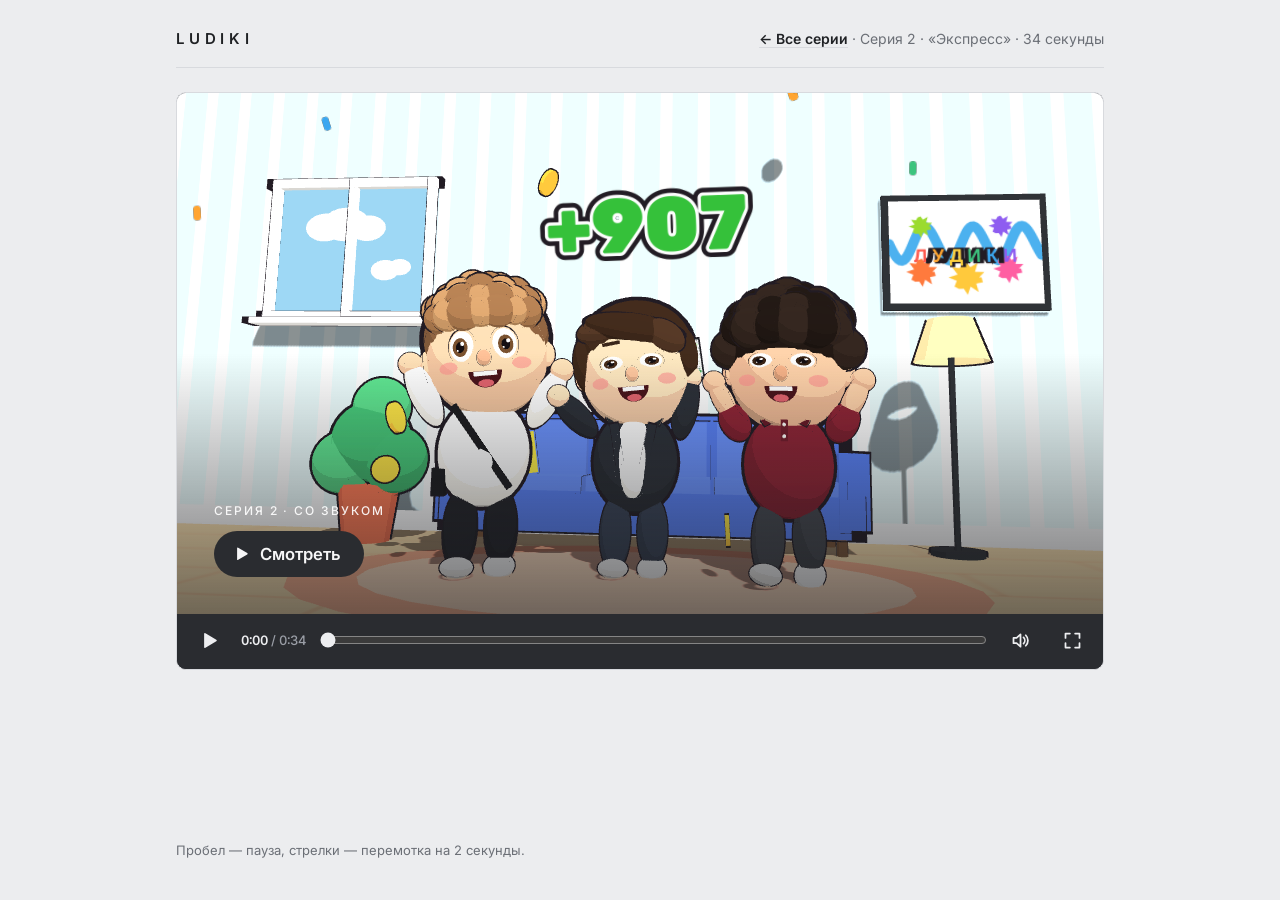
<file: ep2.html>
<!doctype html>
<html lang="ru">
<head>
<meta charset="utf-8">
<meta name="viewport" content="width=device-width,initial-scale=1,viewport-fit=cover">
<meta name="description" content="LUDIKI, серия 2 «Экспресс» — мультфильм со звуком, 34 секунды.">
<meta name="theme-color" content="#ECEDEF" media="(prefers-color-scheme: light)">
<meta name="theme-color" content="#151618" media="(prefers-color-scheme: dark)">
<meta property="og:title" content="LUDIKI — серия 2">
<meta property="og:description" content="Серия 2 «Экспресс»: один заглядывает в телефон — и все радуются.">
<link rel="icon" href="data:image/svg+xml,%3Csvg xmlns='http://www.w3.org/2000/svg' viewBox='0 0 64 64'%3E%3Crect width='64' height='64' rx='14' fill='%232A2C30'/%3E%3Cpath d='M24 18v28l22-14z' fill='%23F6F6F7'/%3E%3C/svg%3E">
<title>LUDIKI — серия 2</title>
<link rel="preconnect" href="https://fonts.googleapis.com">
<link rel="preconnect" href="https://fonts.gstatic.com" crossorigin>
<link rel="stylesheet" href="https://fonts.googleapis.com/css2?family=Inter:wght@400;500;600&family=Rubik:wght@700;900&display=swap" media="print" onload="this.media='all'">
<noscript><link rel="stylesheet" href="https://fonts.googleapis.com/css2?family=Inter:wght@400;500;600&family=Rubik:wght@700;900&display=swap"></noscript>
<style>
html{color-scheme:light}
body{margin:0}
/* Minimal grey page: small wordmark, one 16:9 player, one line of footer */
:root{
  --bg:#ECEDEF; --surface:#F6F6F7; --fg:#1F2124; --muted:#6B6F76; --line:#D8DADE;
  --chrome:#2A2C30; --chrome-fg:#EDEEF0; --chrome-muted:#9A9EA6; --chrome-hover:#3A3D42;
  --btn:#2A2C30; --btn-fg:#F6F6F7; --scrim:rgba(24,25,28,.62); --stage-bg:#FFFFFF;
  --font:"Inter","Segoe UI",system-ui,-apple-system,"Helvetica Neue",Arial,sans-serif;
}
@media (prefers-color-scheme: dark){
  :root:not([data-theme="light"]){ --bg:#151618; --surface:#1D1E21; --fg:#E9EAEC; --muted:#8E929A; --line:#2B2D31; --chrome:#202225; --chrome-hover:#2E3034; --btn:#E9EAEC; --btn-fg:#1A1B1E; color-scheme:dark; }
}
:root[data-theme="dark"]{ --bg:#151618; --surface:#1D1E21; --fg:#E9EAEC; --muted:#8E929A; --line:#2B2D31; --chrome:#202225; --chrome-hover:#2E3034; --btn:#E9EAEC; --btn-fg:#1A1B1E; color-scheme:dark; }
*{box-sizing:border-box}
[hidden]{display:none!important}
body{background:var(--bg);color:var(--fg);font-family:var(--font);font-size:16px;line-height:1.5}
.page{max-width:960px;margin:0 auto;padding-left:max(16px,env(safe-area-inset-left,0px));padding-right:max(16px,env(safe-area-inset-right,0px));padding-block:28px 40px;display:flex;flex-direction:column;gap:24px;min-height:100vh}
.top{display:flex;align-items:baseline;justify-content:space-between;gap:8px 24px;flex-wrap:wrap;padding-bottom:16px;border-bottom:1px solid var(--line)}
.brand{margin:0;font-weight:600;font-size:15px;letter-spacing:.32em;text-transform:uppercase}
.sub{margin:0;font-size:14px;color:var(--muted)}
.sub a{color:var(--fg);font-weight:600;text-decoration:none;border-bottom:1px solid var(--line)}
.sub a:hover{border-color:var(--fg)}
.player{border-radius:10px;overflow:hidden;background:var(--chrome);border:1px solid var(--line)}
.stage{position:relative;width:100%;max-width:100%;aspect-ratio:16/9;overflow:hidden;background:var(--stage-bg);container-type:inline-size;cursor:pointer;user-select:none;-webkit-user-select:none}
.stage canvas{position:absolute;inset:0;width:100%;height:100%;display:block}
.player:fullscreen{display:flex;flex-direction:column;justify-content:center;border-radius:0;border:0;background:#000}
.player:fullscreen .stage{width:min(100vw,calc((100vh - 60px) * 16 / 9));margin-inline:auto}
.poster{position:absolute;inset:0;display:flex;flex-direction:column;justify-content:flex-end;align-items:flex-start;gap:1.2cqw;padding:4cqw;background:linear-gradient(180deg,rgba(24,25,28,0) 50%,var(--scrim) 100%);color:#fff;cursor:default}
.poster p{margin:0}
.poster .ep{font-weight:500;letter-spacing:.16em;text-transform:uppercase;font-size:clamp(10px,1.3cqw,14px);opacity:.9}
.bigplay{display:inline-flex;align-items:center;gap:.6em;border:0;border-radius:999px;background:var(--btn);color:var(--btn-fg);font:600 clamp(14px,1.8cqw,19px)/1 var(--font);padding:.85em 1.4em .85em 1.1em;cursor:pointer}
.bigplay svg{width:1.05em;height:1.05em;fill:currentColor}
.bigplay:hover{opacity:.9}
.bigplay:focus-visible{outline:2px solid #fff;outline-offset:3px}
.fail{position:absolute;inset:0;display:grid;place-content:center;padding:24px;text-align:center;background:var(--chrome);color:var(--chrome-fg);font-weight:500}
.controls{display:flex;align-items:center;gap:10px 14px;padding:8px 12px 10px;color:var(--chrome-fg);background:var(--chrome)}
.ctl{flex:none;display:grid;place-items:center;width:38px;height:38px;border:0;border-radius:8px;background:transparent;color:var(--chrome-fg);cursor:pointer}
.ctl svg{width:21px;height:21px;fill:currentColor}
.ctl:hover{background:var(--chrome-hover)}
.ctl:focus-visible{outline:2px solid var(--chrome-fg);outline-offset:1px}
.time{flex:none;font-variant-numeric:tabular-nums;font-weight:500;font-size:13px;color:var(--chrome-muted);min-width:7.6ch}
.time b{color:var(--chrome-fg);font-weight:600}
.scrub{position:relative;flex:1;min-width:0;height:38px;display:flex;align-items:center}
.scrub input{width:100%;margin:0;accent-color:var(--chrome-fg);cursor:pointer}
.ticks{display:none}
.foot{margin:auto 0 0;font-size:13px;color:var(--muted)}
@media (hover:none){ .foot{display:none} }
@media (max-width:520px){ .controls{flex-wrap:wrap;padding:6px 8px 8px} .scrub{order:-1;flex-basis:100%} .time{margin-right:auto} .player{border-radius:8px} }

/* episode 2 overlays */
.ov-title{position:absolute;left:50%;top:66%;display:flex;flex-direction:column;align-items:center;gap:.6cqw;pointer-events:none;transform-origin:50% 50%;font-family:"Rubik",var(--font);color:#fff;text-align:center;line-height:1}
.ov-title .ov-ep{background:#FF5A4E;border:.35cqw solid #221C24;border-radius:999px;padding:.6cqw 2cqw;font-weight:700;font-size:2.6cqw;letter-spacing:.08em;text-transform:uppercase}
.ov-title .ov-name{font-weight:900;font-size:7.2cqw;-webkit-text-stroke:.5cqw #221C24;paint-order:stroke fill;text-shadow:0 .5cqw 0 #221C24;color:#FFE14D}
.ov-iris{position:absolute;inset:0;pointer-events:none}
.ov-end{position:absolute;inset:0;display:grid;place-items:center;pointer-events:none;font-family:"Rubik",var(--font);font-weight:700;font-size:4cqw;color:#FFE14D}
</style>
<link rel="stylesheet" href="embed.css">
<script src="embed.js"></script>
</head>
<body>
<div class="page">
  <header class="top">
    <h1 class="brand">Ludiki</h1>
    <p class="sub"><a href="./">← Все серии</a> · Серия 2 · «Экспресс» · 34 секунды</p>
  </header>

  <section class="player" id="player" aria-label="LUDIKI, серия 2">
    <div class="stage" id="stage">
      <canvas id="scene" aria-label="Мультфильм LUDIKI, серия 2"></canvas>
      <div class="ov-title" id="ovTitle" aria-hidden="true" hidden><span class="ov-ep">Серия 2</span><span class="ov-name">Экспресс</span></div>
      <div class="ov-iris" id="ovIris" aria-hidden="true" hidden></div>
      <div class="ov-end" id="ovEnd" aria-hidden="true" hidden><span>Продолжение следует…</span></div>
      <div class="poster" id="poster">
        <p class="ep" id="posterEp">Серия 2 · со звуком</p>
        <button class="bigplay" id="start" type="button"><svg viewBox="0 0 24 24" aria-hidden="true"><path d="M7 4.5v15a1 1 0 0 0 1.5.86l12.4-7.5a1 1 0 0 0 0-1.72L8.5 3.64A1 1 0 0 0 7 4.5z"/></svg><span id="startLabel">Смотреть</span></button>
      </div>
    </div>
    <div class="controls">
      <button class="ctl" id="play" type="button" aria-label="Смотреть"><svg viewBox="0 0 24 24" aria-hidden="true"><path id="playIcon" d="M7 4.5v15a1 1 0 0 0 1.5.86l12.4-7.5a1 1 0 0 0 0-1.72L8.5 3.64A1 1 0 0 0 7 4.5z"/></svg></button>
      <div class="time" id="time"><b>0:00</b> / 0:34</div>
      <div class="scrub"><input id="scrub" type="range" min="0" max="340" step="1" value="0" aria-label="Перемотка"></div>
      <button class="ctl" id="sound" type="button" aria-label="Выключить звук" aria-pressed="false"><svg viewBox="0 0 24 24" aria-hidden="true"><path id="soundIcon" d="M4 9h3.5L12 5v14l-4.5-4H4zM15.5 8.5a5 5 0 0 1 0 7M18 6a8.5 8.5 0 0 1 0 12" style="fill:none;stroke:currentColor;stroke-width:2;stroke-linecap:round;stroke-linejoin:round"/></svg></button>
      <button class="ctl" id="fs" type="button" aria-label="Во весь экран"><svg viewBox="0 0 24 24" aria-hidden="true"><path d="M4 9V4h5M20 9V4h-5M4 15v5h5M20 15v5h-5" style="fill:none;stroke:currentColor;stroke-width:2;stroke-linecap:round;stroke-linejoin:round"/></svg></button>
    </div>
  </section>

  <p class="foot">Пробел — пауза, стрелки — перемотка на 2 секунды.</p>
</div>
<script>
window.__report=function(msg){ try{ var h=document.getElementById('stage')||document.body; if(h.querySelector('.fail[data-r]')) return; var d=document.createElement('div'); d.className='fail'; d.setAttribute('data-r','1'); d.textContent='Ошибка: '+msg; h.appendChild(d); }catch(e){} };
window.addEventListener('error',function(e){ window.__report((e.message||'неизвестная')+(e.lineno?' (строка '+e.lineno+')':'')); });
window.addEventListener('unhandledrejection',function(e){ window.__report(String(e.reason&&e.reason.message||e.reason)); });
</script>
<script src="vendor/three.r128.min.js"></script>
<script src="ep2/slip.js"></script>
<script src="ep2/ep2.js"></script>
</body>
</html>
</file>
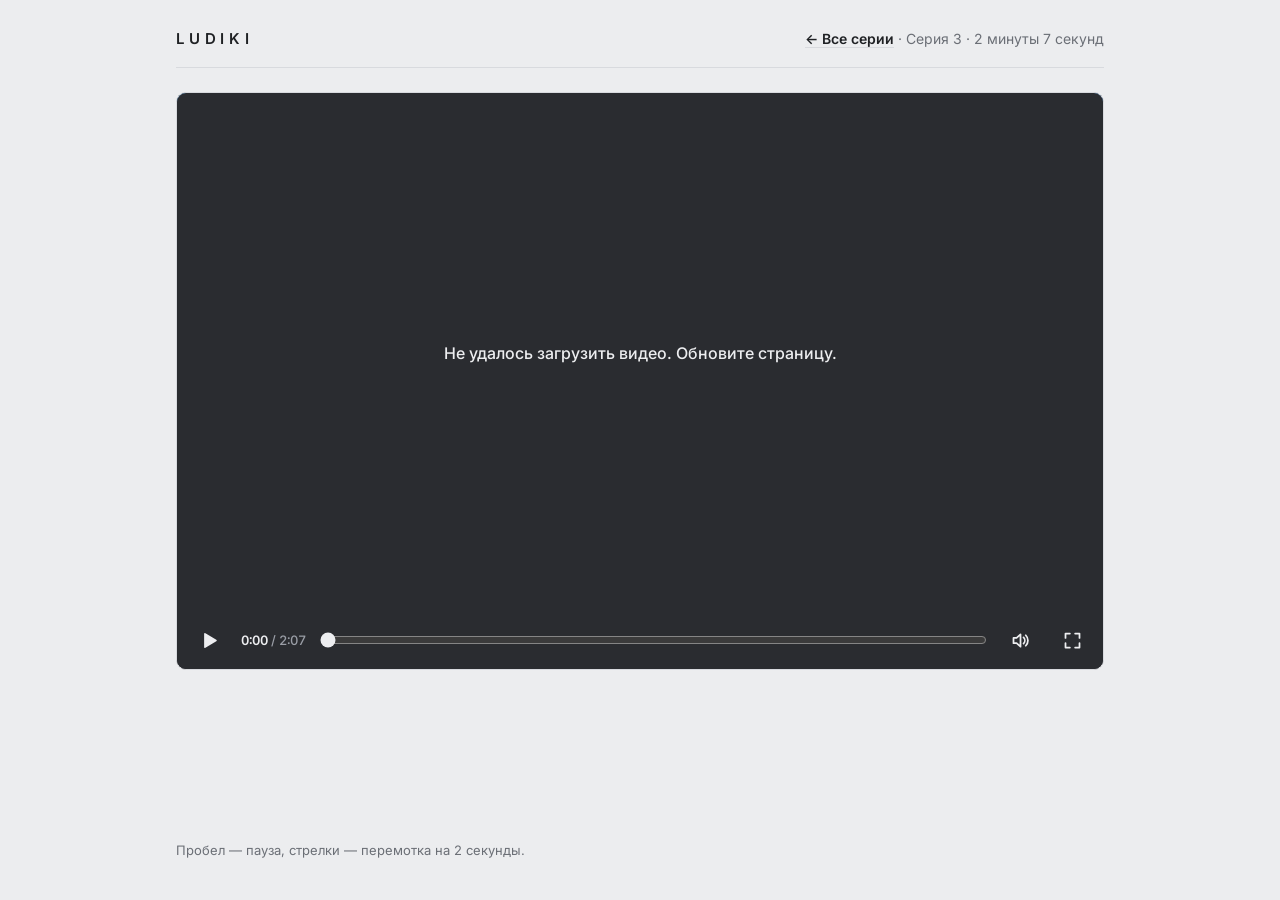
<file: ep3.html>
<!doctype html>
<html lang="ru">
<head>
<meta charset="utf-8">
<meta name="viewport" content="width=device-width,initial-scale=1,viewport-fit=cover">
<meta name="description" content="LUDIKI, серия 3 — мультфильм со звуком, 2 минуты 7 секунд.">
<meta name="theme-color" content="#ECEDEF" media="(prefers-color-scheme: light)">
<meta name="theme-color" content="#151618" media="(prefers-color-scheme: dark)">
<meta property="og:title" content="LUDIKI — серия 3">
<link rel="icon" href="data:image/svg+xml,%3Csvg xmlns='http://www.w3.org/2000/svg' viewBox='0 0 64 64'%3E%3Crect width='64' height='64' rx='14' fill='%232A2C30'/%3E%3Cpath d='M24 18v28l22-14z' fill='%23F6F6F7'/%3E%3C/svg%3E">
<title>LUDIKI — серия 3</title>
<link rel="preconnect" href="https://fonts.googleapis.com">
<link rel="preconnect" href="https://fonts.gstatic.com" crossorigin>
<link rel="stylesheet" href="https://fonts.googleapis.com/css2?family=Inter:wght@400;500;600&display=swap" media="print" onload="this.media='all'">
<noscript><link rel="stylesheet" href="https://fonts.googleapis.com/css2?family=Inter:wght@400;500;600&display=swap"></noscript>
<style>
html{color-scheme:light}
body{margin:0}
/* Minimal grey page: small wordmark, one 16:9 player, one line of footer */
:root{
  --bg:#ECEDEF; --surface:#F6F6F7; --fg:#1F2124; --muted:#6B6F76; --line:#D8DADE;
  --chrome:#2A2C30; --chrome-fg:#EDEEF0; --chrome-muted:#9A9EA6; --chrome-hover:#3A3D42;
  --btn:#2A2C30; --btn-fg:#F6F6F7; --scrim:rgba(24,25,28,.62); --stage-bg:#FFFFFF;
  --font:"Inter","Segoe UI",system-ui,-apple-system,"Helvetica Neue",Arial,sans-serif;
}
@media (prefers-color-scheme: dark){
  :root:not([data-theme="light"]){ --bg:#151618; --surface:#1D1E21; --fg:#E9EAEC; --muted:#8E929A; --line:#2B2D31; --chrome:#202225; --chrome-hover:#2E3034; --btn:#E9EAEC; --btn-fg:#1A1B1E; color-scheme:dark; }
}
:root[data-theme="dark"]{ --bg:#151618; --surface:#1D1E21; --fg:#E9EAEC; --muted:#8E929A; --line:#2B2D31; --chrome:#202225; --chrome-hover:#2E3034; --btn:#E9EAEC; --btn-fg:#1A1B1E; color-scheme:dark; }
*{box-sizing:border-box}
[hidden]{display:none!important}
body{background:var(--bg);color:var(--fg);font-family:var(--font);font-size:16px;line-height:1.5}
.page{max-width:960px;margin:0 auto;padding-left:max(16px,env(safe-area-inset-left,0px));padding-right:max(16px,env(safe-area-inset-right,0px));padding-block:28px 40px;display:flex;flex-direction:column;gap:24px;min-height:100vh}
.top{display:flex;align-items:baseline;justify-content:space-between;gap:8px 24px;flex-wrap:wrap;padding-bottom:16px;border-bottom:1px solid var(--line)}
.brand{margin:0;font-weight:600;font-size:15px;letter-spacing:.32em;text-transform:uppercase}
.sub{margin:0;font-size:14px;color:var(--muted)}
.sub a{color:var(--fg);font-weight:600;text-decoration:none;border-bottom:1px solid var(--line)}
.sub a:hover{border-color:var(--fg)}
.player{border-radius:10px;overflow:hidden;background:var(--chrome);border:1px solid var(--line)}
.stage{position:relative;width:100%;max-width:100%;aspect-ratio:16/9;overflow:hidden;background:var(--stage-bg);container-type:inline-size;cursor:pointer;user-select:none;-webkit-user-select:none}
.stage canvas{position:absolute;inset:0;width:100%;height:100%;display:block}
.player:fullscreen{display:flex;flex-direction:column;justify-content:center;border-radius:0;border:0;background:#000}
.player:fullscreen .stage{width:min(100vw,calc((100vh - 60px) * 16 / 9));margin-inline:auto}
.poster{position:absolute;inset:0;display:flex;flex-direction:column;justify-content:flex-end;align-items:flex-start;gap:1.2cqw;padding:4cqw;background:linear-gradient(180deg,rgba(24,25,28,0) 50%,var(--scrim) 100%);color:#fff;cursor:default}
.poster p{margin:0}
.poster .ep{font-weight:500;letter-spacing:.16em;text-transform:uppercase;font-size:clamp(10px,1.3cqw,14px);opacity:.9}
.bigplay{display:inline-flex;align-items:center;gap:.6em;border:0;border-radius:999px;background:var(--btn);color:var(--btn-fg);font:600 clamp(14px,1.8cqw,19px)/1 var(--font);padding:.85em 1.4em .85em 1.1em;cursor:pointer}
.bigplay svg{width:1.05em;height:1.05em;fill:currentColor}
.bigplay:hover{opacity:.9}
.bigplay:focus-visible{outline:2px solid #fff;outline-offset:3px}
.fail{position:absolute;inset:0;display:grid;place-content:center;padding:24px;text-align:center;background:var(--chrome);color:var(--chrome-fg);font-weight:500}
.controls{display:flex;align-items:center;gap:10px 14px;padding:8px 12px 10px;color:var(--chrome-fg);background:var(--chrome)}
.ctl{flex:none;display:grid;place-items:center;width:38px;height:38px;border:0;border-radius:8px;background:transparent;color:var(--chrome-fg);cursor:pointer}
.ctl svg{width:21px;height:21px;fill:currentColor}
.ctl:hover{background:var(--chrome-hover)}
.ctl:focus-visible{outline:2px solid var(--chrome-fg);outline-offset:1px}
.time{flex:none;font-variant-numeric:tabular-nums;font-weight:500;font-size:13px;color:var(--chrome-muted);min-width:7.6ch}
.time b{color:var(--chrome-fg);font-weight:600}
.scrub{position:relative;flex:1;min-width:0;height:38px;display:flex;align-items:center}
.scrub input{width:100%;margin:0;accent-color:var(--chrome-fg);cursor:pointer}
.ticks{display:none}
.foot{margin:auto 0 0;font-size:13px;color:var(--muted)}
@media (hover:none){ .foot{display:none} }
@media (max-width:520px){ .controls{flex-wrap:wrap;padding:6px 8px 8px} .scrub{order:-1;flex-basis:100%} .time{margin-right:auto} .player{border-radius:8px} }


.stage video{position:absolute;inset:0;width:100%;height:100%;display:block;background:#000;object-fit:contain}
.poster{background-size:cover;background-position:center}
.poster.has-img{background-image:linear-gradient(180deg,rgba(24,25,28,0) 50%,var(--scrim) 100%),var(--poster)}
.stage.playing .poster{display:none}
</style>
<link rel="stylesheet" href="embed.css">
<script src="embed.js"></script>
</head>
<body>
<div class="page">
  <header class="top">
    <h1 class="brand">Ludiki</h1>
    <p class="sub"><a href="./">← Все серии</a> · Серия 3 · 2 минуты 7 секунд</p>
  </header>

  <section class="player" id="player" aria-label="LUDIKI, серия 3">
    <div class="stage" id="stage">
      <video id="v" playsinline preload="metadata" poster="video/ep3.jpg" src="video/ep3.mp4"></video>
      <div class="poster has-img" id="poster" style="--poster:url(video/ep3.jpg)">
        <p class="ep" id="posterEp">Серия 3 · со звуком</p>
        <button class="bigplay" id="start" type="button"><svg viewBox="0 0 24 24" aria-hidden="true"><path d="M7 4.5v15a1 1 0 0 0 1.5.86l12.4-7.5a1 1 0 0 0 0-1.72L8.5 3.64A1 1 0 0 0 7 4.5z"/></svg><span id="startLabel">Смотреть</span></button>
      </div>
    </div>
    <div class="controls">
      <button class="ctl" id="play" type="button" aria-label="Смотреть"><svg viewBox="0 0 24 24" aria-hidden="true"><path id="playIcon" d="M7 4.5v15a1 1 0 0 0 1.5.86l12.4-7.5a1 1 0 0 0 0-1.72L8.5 3.64A1 1 0 0 0 7 4.5z"/></svg></button>
      <div class="time" id="time"><b>0:00</b> / 2:07</div>
      <div class="scrub"><input id="scrub" type="range" min="0" max="1000" step="1" value="0" aria-label="Перемотка"></div>
      <button class="ctl" id="sound" type="button" aria-label="Выключить звук" aria-pressed="false"><svg viewBox="0 0 24 24" aria-hidden="true"><path id="soundIcon" d="M4 9h3.5L12 5v14l-4.5-4H4zM15.5 8.5a5 5 0 0 1 0 7M18 6a8.5 8.5 0 0 1 0 12" style="fill:none;stroke:currentColor;stroke-width:2;stroke-linecap:round;stroke-linejoin:round"/></svg></button>
      <button class="ctl" id="fs" type="button" aria-label="Во весь экран"><svg viewBox="0 0 24 24" aria-hidden="true"><path d="M4 9V4h5M20 9V4h-5M4 15v5h5M20 15v5h-5" style="fill:none;stroke:currentColor;stroke-width:2;stroke-linecap:round;stroke-linejoin:round"/></svg></button>
    </div>
  </section>

  <p class="foot">Пробел — пауза, стрелки — перемотка на 2 секунды.</p>
</div>
<script>
(function(){
var $=function(id){return document.getElementById(id)};
var v=$('v'), stage=$('stage'), poster=$('poster'), posterEp=$('posterEp'), startLabel=$('startLabel'),
    playBtn=$('play'), playIcon=$('playIcon'), timeEl=$('time'), scrub=$('scrub'), soundBtn=$('sound'), soundIcon=$('soundIcon'), fsBtn=$('fs'), player=$('player');
var PLAY='M7 4.5v15a1 1 0 0 0 1.5.86l12.4-7.5a1 1 0 0 0 0-1.72L8.5 3.64A1 1 0 0 0 7 4.5z', PAUSE='M7 4h3.5v16H7zM13.5 4H17v16h-3.5z';
var SOUND='M4 9h3.5L12 5v14l-4.5-4H4zM15.5 8.5a5 5 0 0 1 0 7M18 6a8.5 8.5 0 0 1 0 12', MUTE='M4 9h3.5L12 5v14l-4.5-4H4zM16 9.5l5 5M21 9.5l-5 5';
function fmt(t){ t=Math.max(0,Math.floor(t||0)); return Math.floor(t/60)+':'+('0'+(t%60)).slice(-2); }
var dragging=false;
function ui(){
  var d=v.duration||127.5, t=v.currentTime||0;
  timeEl.innerHTML='<b>'+fmt(t)+'</b> / '+fmt(d);
  if(!dragging) scrub.value=Math.round(t/d*1000);
  var playing=!v.paused&&!v.ended;
  playIcon.setAttribute('d',playing?PAUSE:PLAY);
  playBtn.setAttribute('aria-label',playing?'Пауза':'Смотреть');
  stage.classList.toggle('playing',playing||(v.currentTime>0&&!v.ended));
}
function toggle(){
  if(v.ended||v.currentTime>=(v.duration||1e9)-0.05){ v.currentTime=0; }
  if(v.paused){ var p=v.play(); if(p&&p.catch) p.catch(function(){}); } else v.pause();
}
v.addEventListener('timeupdate',ui); v.addEventListener('play',ui); v.addEventListener('pause',ui); v.addEventListener('loadedmetadata',ui);
v.addEventListener('ended',function(){ ui(); posterEp.textContent='Конец серии'; startLabel.textContent='Смотреть ещё раз'; stage.classList.remove('playing'); try{ parent.postMessage({ludiki:'ended'},'*'); }catch(e){} });
v.addEventListener('error',function(){ var d=document.createElement('div'); d.className='fail'; d.textContent='Не удалось загрузить видео. Обновите страницу.'; stage.appendChild(d); });
$('start').addEventListener('click',function(e){ e.stopPropagation(); poster.style.display='none'; toggle(); });
v.addEventListener('play',function(){ poster.style.display='none'; });
v.addEventListener('ended',function(){ poster.style.display=''; });
stage.addEventListener('click',function(e){ if(!poster.contains(e.target)||poster.style.display==='none') toggle(); });
playBtn.addEventListener('click',function(){ poster.style.display='none'; toggle(); });
scrub.addEventListener('input',function(){ dragging=true; var d=v.duration||127.5; v.currentTime=scrub.value/1000*d; ui(); });
scrub.addEventListener('change',function(){ dragging=false; });
soundBtn.addEventListener('click',function(){ v.muted=!v.muted; soundBtn.setAttribute('aria-pressed',v.muted); soundBtn.setAttribute('aria-label',v.muted?'Включить звук':'Выключить звук'); soundIcon.setAttribute('d',v.muted?MUTE:SOUND); });
fsBtn.addEventListener('click',function(){
  var fsEl=document.fullscreenElement||document.webkitFullscreenElement;
  if(fsEl){ (document.exitFullscreen||document.webkitExitFullscreen).call(document); return; }
  if(player.requestFullscreen) player.requestFullscreen().catch(function(){});
  else if(player.webkitRequestFullscreen) player.webkitRequestFullscreen();
  else if(v.webkitEnterFullscreen) v.webkitEnterFullscreen();
});
document.addEventListener('keydown',function(e){
  var t=e.target&&e.target.tagName; if(t==='INPUT'&&e.target.type!=='range'||t==='BUTTON'&&e.code==='Space') return;
  if(e.code==='Space'){ e.preventDefault(); poster.style.display='none'; toggle(); }
  else if(e.code==='ArrowRight'){ e.preventDefault(); v.currentTime=Math.min(v.duration||0,v.currentTime+2); }
  else if(e.code==='ArrowLeft'){ e.preventDefault(); v.currentTime=Math.max(0,v.currentTime-2); }
});
ui();
})();
</script>
</body>
</html>
</file>
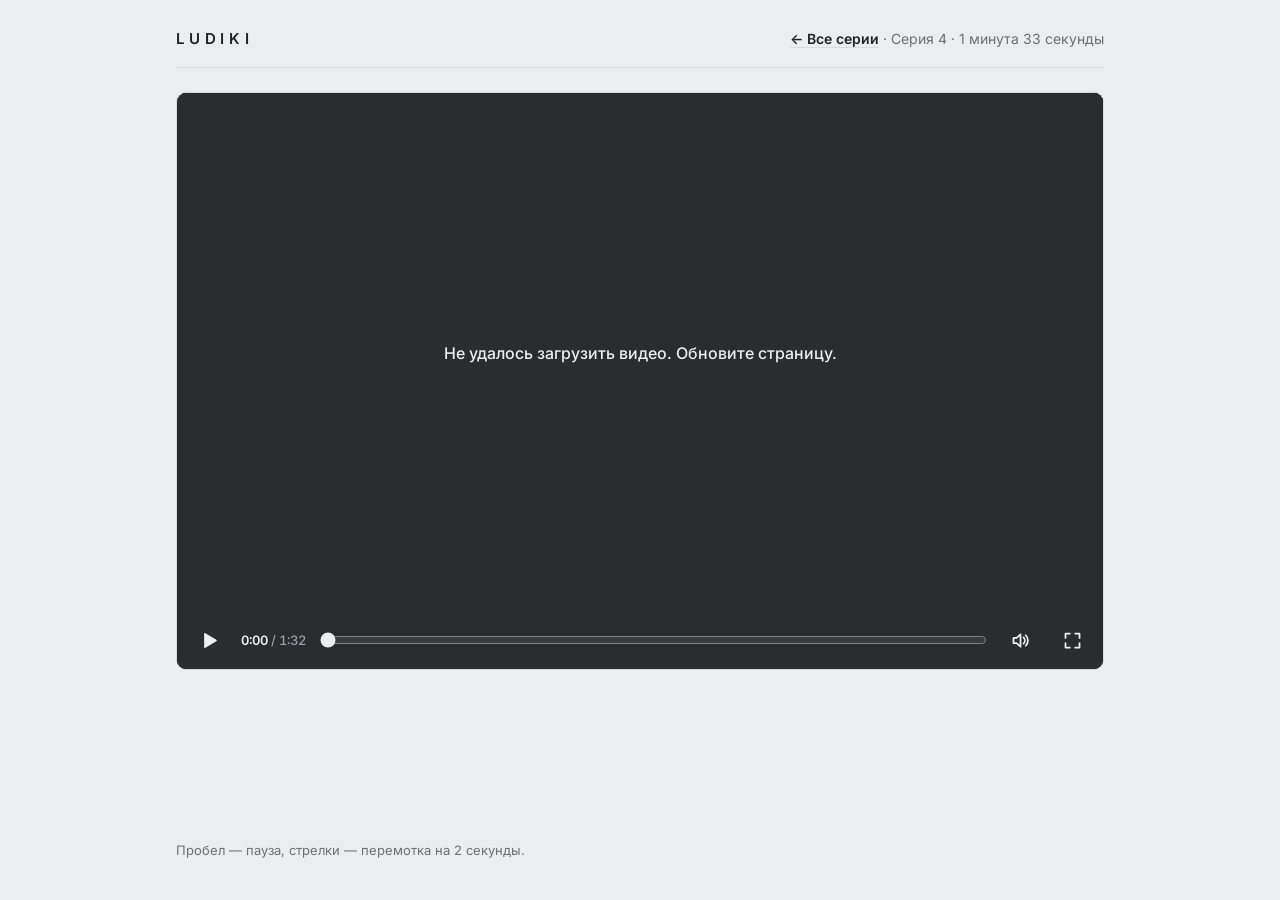
<file: ep4.html>
<!doctype html>
<html lang="ru">
<head>
<meta charset="utf-8">
<meta name="viewport" content="width=device-width,initial-scale=1,viewport-fit=cover">
<meta name="description" content="LUDIKI, серия 4 — мультфильм со звуком, 1 минута 33 секунды.">
<meta name="theme-color" content="#ECEDEF" media="(prefers-color-scheme: light)">
<meta name="theme-color" content="#151618" media="(prefers-color-scheme: dark)">
<meta property="og:title" content="LUDIKI — серия 4">
<link rel="icon" href="data:image/svg+xml,%3Csvg xmlns='http://www.w3.org/2000/svg' viewBox='0 0 64 64'%3E%3Crect width='64' height='64' rx='14' fill='%232A2C30'/%3E%3Cpath d='M24 18v28l22-14z' fill='%23F6F6F7'/%3E%3C/svg%3E">
<title>LUDIKI — серия 4</title>
<link rel="preconnect" href="https://fonts.googleapis.com">
<link rel="preconnect" href="https://fonts.gstatic.com" crossorigin>
<link rel="stylesheet" href="https://fonts.googleapis.com/css2?family=Inter:wght@400;500;600&display=swap" media="print" onload="this.media='all'">
<noscript><link rel="stylesheet" href="https://fonts.googleapis.com/css2?family=Inter:wght@400;500;600&display=swap"></noscript>
<style>
html{color-scheme:light}
body{margin:0}
/* Minimal grey page: small wordmark, one 16:9 player, one line of footer */
:root{
  --bg:#ECEDEF; --surface:#F6F6F7; --fg:#1F2124; --muted:#6B6F76; --line:#D8DADE;
  --chrome:#2A2C30; --chrome-fg:#EDEEF0; --chrome-muted:#9A9EA6; --chrome-hover:#3A3D42;
  --btn:#2A2C30; --btn-fg:#F6F6F7; --scrim:rgba(24,25,28,.62); --stage-bg:#FFFFFF;
  --font:"Inter","Segoe UI",system-ui,-apple-system,"Helvetica Neue",Arial,sans-serif;
}
@media (prefers-color-scheme: dark){
  :root:not([data-theme="light"]){ --bg:#151618; --surface:#1D1E21; --fg:#E9EAEC; --muted:#8E929A; --line:#2B2D31; --chrome:#202225; --chrome-hover:#2E3034; --btn:#E9EAEC; --btn-fg:#1A1B1E; color-scheme:dark; }
}
:root[data-theme="dark"]{ --bg:#151618; --surface:#1D1E21; --fg:#E9EAEC; --muted:#8E929A; --line:#2B2D31; --chrome:#202225; --chrome-hover:#2E3034; --btn:#E9EAEC; --btn-fg:#1A1B1E; color-scheme:dark; }
*{box-sizing:border-box}
[hidden]{display:none!important}
body{background:var(--bg);color:var(--fg);font-family:var(--font);font-size:16px;line-height:1.5}
.page{max-width:960px;margin:0 auto;padding-left:max(16px,env(safe-area-inset-left,0px));padding-right:max(16px,env(safe-area-inset-right,0px));padding-block:28px 40px;display:flex;flex-direction:column;gap:24px;min-height:100vh}
.top{display:flex;align-items:baseline;justify-content:space-between;gap:8px 24px;flex-wrap:wrap;padding-bottom:16px;border-bottom:1px solid var(--line)}
.brand{margin:0;font-weight:600;font-size:15px;letter-spacing:.32em;text-transform:uppercase}
.sub{margin:0;font-size:14px;color:var(--muted)}
.sub a{color:var(--fg);font-weight:600;text-decoration:none;border-bottom:1px solid var(--line)}
.sub a:hover{border-color:var(--fg)}
.player{border-radius:10px;overflow:hidden;background:var(--chrome);border:1px solid var(--line)}
.stage{position:relative;width:100%;max-width:100%;aspect-ratio:16/9;overflow:hidden;background:var(--stage-bg);container-type:inline-size;cursor:pointer;user-select:none;-webkit-user-select:none}
.stage canvas{position:absolute;inset:0;width:100%;height:100%;display:block}
.player:fullscreen{display:flex;flex-direction:column;justify-content:center;border-radius:0;border:0;background:#000}
.player:fullscreen .stage{width:min(100vw,calc((100vh - 60px) * 16 / 9));margin-inline:auto}
.poster{position:absolute;inset:0;display:flex;flex-direction:column;justify-content:flex-end;align-items:flex-start;gap:1.2cqw;padding:4cqw;background:linear-gradient(180deg,rgba(24,25,28,0) 50%,var(--scrim) 100%);color:#fff;cursor:default}
.poster p{margin:0}
.poster .ep{font-weight:500;letter-spacing:.16em;text-transform:uppercase;font-size:clamp(10px,1.3cqw,14px);opacity:.9}
.bigplay{display:inline-flex;align-items:center;gap:.6em;border:0;border-radius:999px;background:var(--btn);color:var(--btn-fg);font:600 clamp(14px,1.8cqw,19px)/1 var(--font);padding:.85em 1.4em .85em 1.1em;cursor:pointer}
.bigplay svg{width:1.05em;height:1.05em;fill:currentColor}
.bigplay:hover{opacity:.9}
.bigplay:focus-visible{outline:2px solid #fff;outline-offset:3px}
.fail{position:absolute;inset:0;display:grid;place-content:center;padding:24px;text-align:center;background:var(--chrome);color:var(--chrome-fg);font-weight:500}
.controls{display:flex;align-items:center;gap:10px 14px;padding:8px 12px 10px;color:var(--chrome-fg);background:var(--chrome)}
.ctl{flex:none;display:grid;place-items:center;width:38px;height:38px;border:0;border-radius:8px;background:transparent;color:var(--chrome-fg);cursor:pointer}
.ctl svg{width:21px;height:21px;fill:currentColor}
.ctl:hover{background:var(--chrome-hover)}
.ctl:focus-visible{outline:2px solid var(--chrome-fg);outline-offset:1px}
.time{flex:none;font-variant-numeric:tabular-nums;font-weight:500;font-size:13px;color:var(--chrome-muted);min-width:7.6ch}
.time b{color:var(--chrome-fg);font-weight:600}
.scrub{position:relative;flex:1;min-width:0;height:38px;display:flex;align-items:center}
.scrub input{width:100%;margin:0;accent-color:var(--chrome-fg);cursor:pointer}
.ticks{display:none}
.foot{margin:auto 0 0;font-size:13px;color:var(--muted)}
@media (hover:none){ .foot{display:none} }
@media (max-width:520px){ .controls{flex-wrap:wrap;padding:6px 8px 8px} .scrub{order:-1;flex-basis:100%} .time{margin-right:auto} .player{border-radius:8px} }


.stage video{position:absolute;inset:0;width:100%;height:100%;display:block;background:#000;object-fit:contain}
.poster{background-size:cover;background-position:center}
.poster.has-img{background-image:linear-gradient(180deg,rgba(24,25,28,0) 50%,var(--scrim) 100%),var(--poster)}
.stage.playing .poster{display:none}
</style>
<link rel="stylesheet" href="embed.css">
<script src="embed.js"></script>
</head>
<body>
<div class="page">
  <header class="top">
    <h1 class="brand">Ludiki</h1>
    <p class="sub"><a href="./">← Все серии</a> · Серия 4 · 1 минута 33 секунды</p>
  </header>

  <section class="player" id="player" aria-label="LUDIKI, серия 4">
    <div class="stage" id="stage">
      <video id="v" playsinline preload="metadata" poster="video/ep4.jpg" src="video/ep4.mp4"></video>
      <div class="poster has-img" id="poster" style="--poster:url(video/ep4.jpg)">
        <p class="ep" id="posterEp">Серия 4 · со звуком</p>
        <button class="bigplay" id="start" type="button"><svg viewBox="0 0 24 24" aria-hidden="true"><path d="M7 4.5v15a1 1 0 0 0 1.5.86l12.4-7.5a1 1 0 0 0 0-1.72L8.5 3.64A1 1 0 0 0 7 4.5z"/></svg><span id="startLabel">Смотреть</span></button>
      </div>
    </div>
    <div class="controls">
      <button class="ctl" id="play" type="button" aria-label="Смотреть"><svg viewBox="0 0 24 24" aria-hidden="true"><path id="playIcon" d="M7 4.5v15a1 1 0 0 0 1.5.86l12.4-7.5a1 1 0 0 0 0-1.72L8.5 3.64A1 1 0 0 0 7 4.5z"/></svg></button>
      <div class="time" id="time"><b>0:00</b> / 1:33</div>
      <div class="scrub"><input id="scrub" type="range" min="0" max="1000" step="1" value="0" aria-label="Перемотка"></div>
      <button class="ctl" id="sound" type="button" aria-label="Выключить звук" aria-pressed="false"><svg viewBox="0 0 24 24" aria-hidden="true"><path id="soundIcon" d="M4 9h3.5L12 5v14l-4.5-4H4zM15.5 8.5a5 5 0 0 1 0 7M18 6a8.5 8.5 0 0 1 0 12" style="fill:none;stroke:currentColor;stroke-width:2;stroke-linecap:round;stroke-linejoin:round"/></svg></button>
      <button class="ctl" id="fs" type="button" aria-label="Во весь экран"><svg viewBox="0 0 24 24" aria-hidden="true"><path d="M4 9V4h5M20 9V4h-5M4 15v5h5M20 15v5h-5" style="fill:none;stroke:currentColor;stroke-width:2;stroke-linecap:round;stroke-linejoin:round"/></svg></button>
    </div>
  </section>

  <p class="foot">Пробел — пауза, стрелки — перемотка на 2 секунды.</p>
</div>
<script>
(function(){
var $=function(id){return document.getElementById(id)};
var v=$('v'), stage=$('stage'), poster=$('poster'), posterEp=$('posterEp'), startLabel=$('startLabel'),
    playBtn=$('play'), playIcon=$('playIcon'), timeEl=$('time'), scrub=$('scrub'), soundBtn=$('sound'), soundIcon=$('soundIcon'), fsBtn=$('fs'), player=$('player');
var PLAY='M7 4.5v15a1 1 0 0 0 1.5.86l12.4-7.5a1 1 0 0 0 0-1.72L8.5 3.64A1 1 0 0 0 7 4.5z', PAUSE='M7 4h3.5v16H7zM13.5 4H17v16h-3.5z';
var SOUND='M4 9h3.5L12 5v14l-4.5-4H4zM15.5 8.5a5 5 0 0 1 0 7M18 6a8.5 8.5 0 0 1 0 12', MUTE='M4 9h3.5L12 5v14l-4.5-4H4zM16 9.5l5 5M21 9.5l-5 5';
function fmt(t){ t=Math.max(0,Math.floor(t||0)); return Math.floor(t/60)+':'+('0'+(t%60)).slice(-2); }
var dragging=false;
function ui(){
  var d=v.duration||92.9, t=v.currentTime||0;
  timeEl.innerHTML='<b>'+fmt(t)+'</b> / '+fmt(d);
  if(!dragging) scrub.value=Math.round(t/d*1000);
  var playing=!v.paused&&!v.ended;
  playIcon.setAttribute('d',playing?PAUSE:PLAY);
  playBtn.setAttribute('aria-label',playing?'Пауза':'Смотреть');
  stage.classList.toggle('playing',playing||(v.currentTime>0&&!v.ended));
}
function toggle(){
  if(v.ended||v.currentTime>=(v.duration||1e9)-0.05){ v.currentTime=0; }
  if(v.paused){ var p=v.play(); if(p&&p.catch) p.catch(function(){}); } else v.pause();
}
v.addEventListener('timeupdate',ui); v.addEventListener('play',ui); v.addEventListener('pause',ui); v.addEventListener('loadedmetadata',ui);
v.addEventListener('ended',function(){ ui(); posterEp.textContent='Конец серии'; startLabel.textContent='Смотреть ещё раз'; stage.classList.remove('playing'); try{ parent.postMessage({ludiki:'ended'},'*'); }catch(e){} });
v.addEventListener('error',function(){ var d=document.createElement('div'); d.className='fail'; d.textContent='Не удалось загрузить видео. Обновите страницу.'; stage.appendChild(d); });
$('start').addEventListener('click',function(e){ e.stopPropagation(); poster.style.display='none'; toggle(); });
v.addEventListener('play',function(){ poster.style.display='none'; });
v.addEventListener('ended',function(){ poster.style.display=''; });
stage.addEventListener('click',function(e){ if(!poster.contains(e.target)||poster.style.display==='none') toggle(); });
playBtn.addEventListener('click',function(){ poster.style.display='none'; toggle(); });
scrub.addEventListener('input',function(){ dragging=true; var d=v.duration||92.9; v.currentTime=scrub.value/1000*d; ui(); });
scrub.addEventListener('change',function(){ dragging=false; });
soundBtn.addEventListener('click',function(){ v.muted=!v.muted; soundBtn.setAttribute('aria-pressed',v.muted); soundBtn.setAttribute('aria-label',v.muted?'Включить звук':'Выключить звук'); soundIcon.setAttribute('d',v.muted?MUTE:SOUND); });
fsBtn.addEventListener('click',function(){
  var fsEl=document.fullscreenElement||document.webkitFullscreenElement;
  if(fsEl){ (document.exitFullscreen||document.webkitExitFullscreen).call(document); return; }
  if(player.requestFullscreen) player.requestFullscreen().catch(function(){});
  else if(player.webkitRequestFullscreen) player.webkitRequestFullscreen();
  else if(v.webkitEnterFullscreen) v.webkitEnterFullscreen();
});
document.addEventListener('keydown',function(e){
  var t=e.target&&e.target.tagName; if(t==='INPUT'&&e.target.type!=='range'||t==='BUTTON'&&e.code==='Space') return;
  if(e.code==='Space'){ e.preventDefault(); poster.style.display='none'; toggle(); }
  else if(e.code==='ArrowRight'){ e.preventDefault(); v.currentTime=Math.min(v.duration||0,v.currentTime+2); }
  else if(e.code==='ArrowLeft'){ e.preventDefault(); v.currentTime=Math.max(0,v.currentTime-2); }
});
ui();
})();
</script>
</body>
</html>
</file>
<file: embed.css>
/* Страница серии, открытая внутри общей страницы (?embed): без шапки и подвала */
html.embed .top,html.embed .foot{display:none}
html.embed .page{padding:0;min-height:0;gap:0}
html.embed body{background:transparent}
</file>
